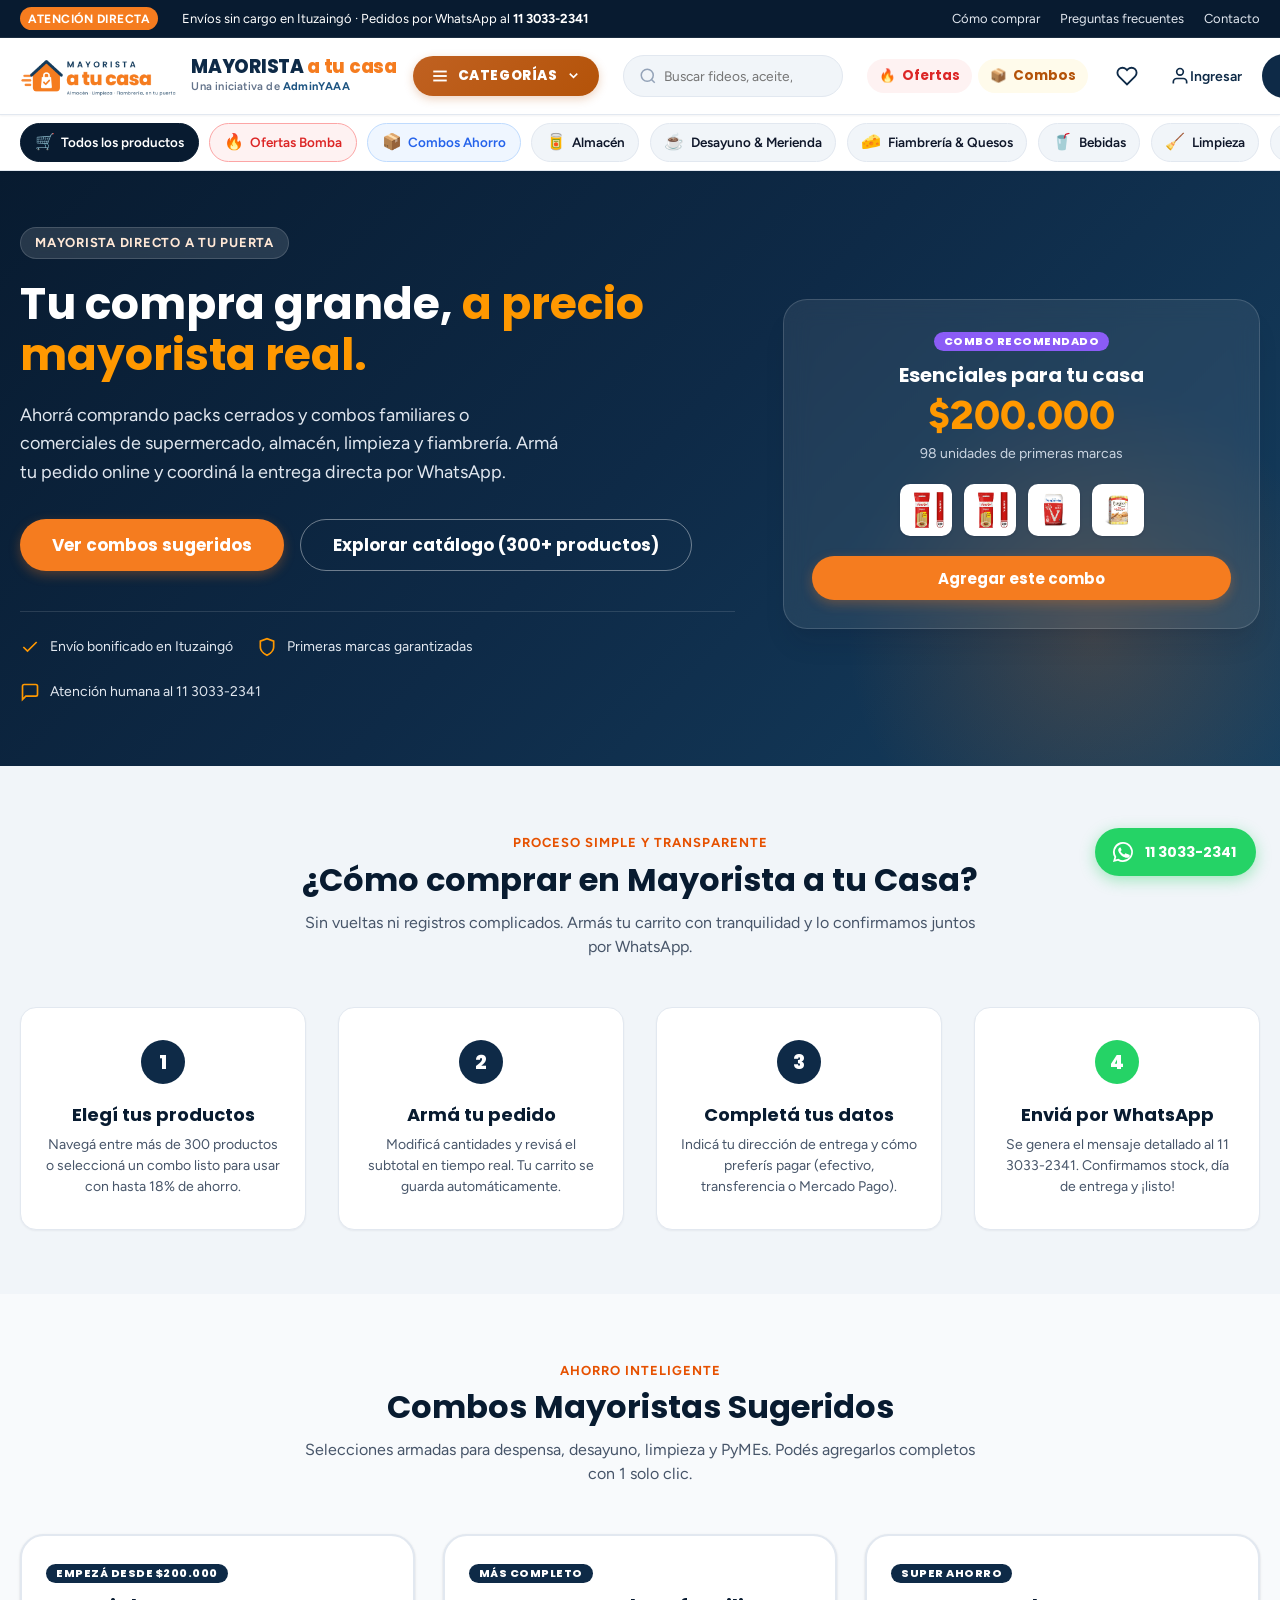
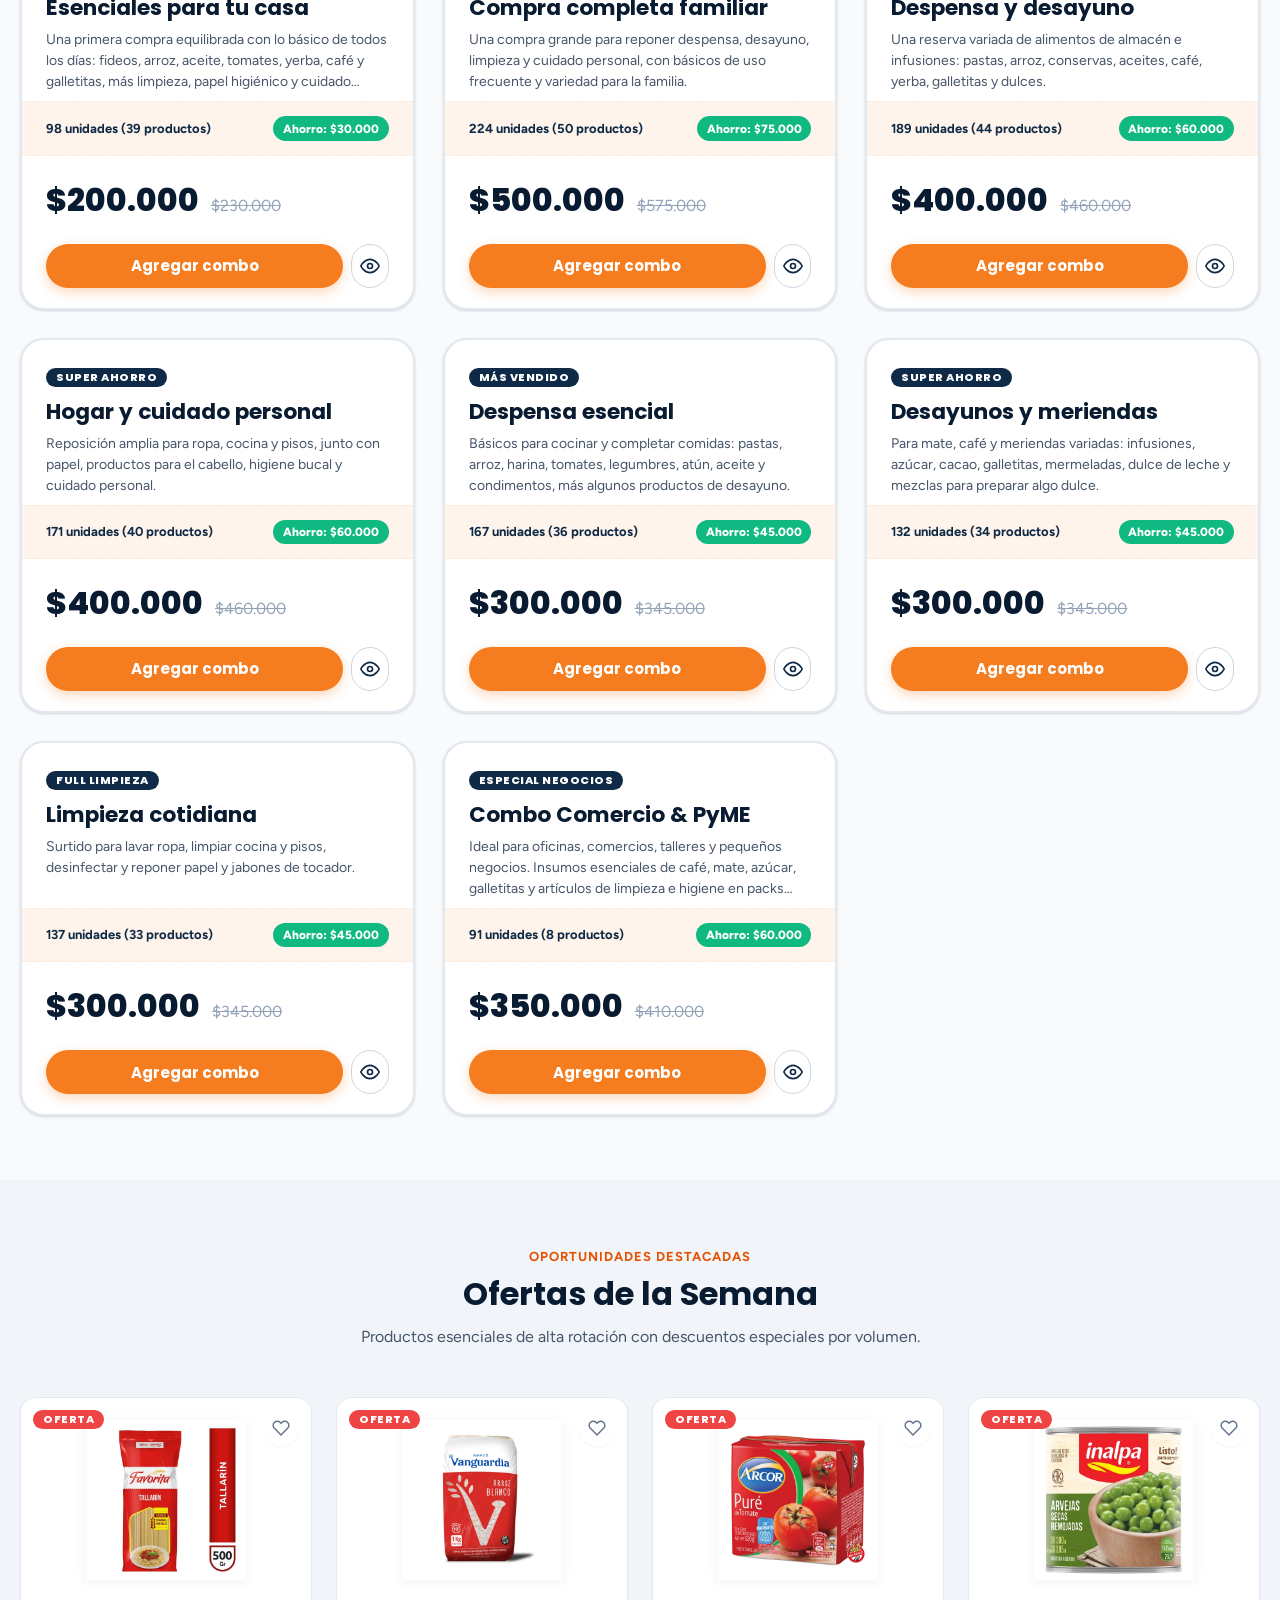
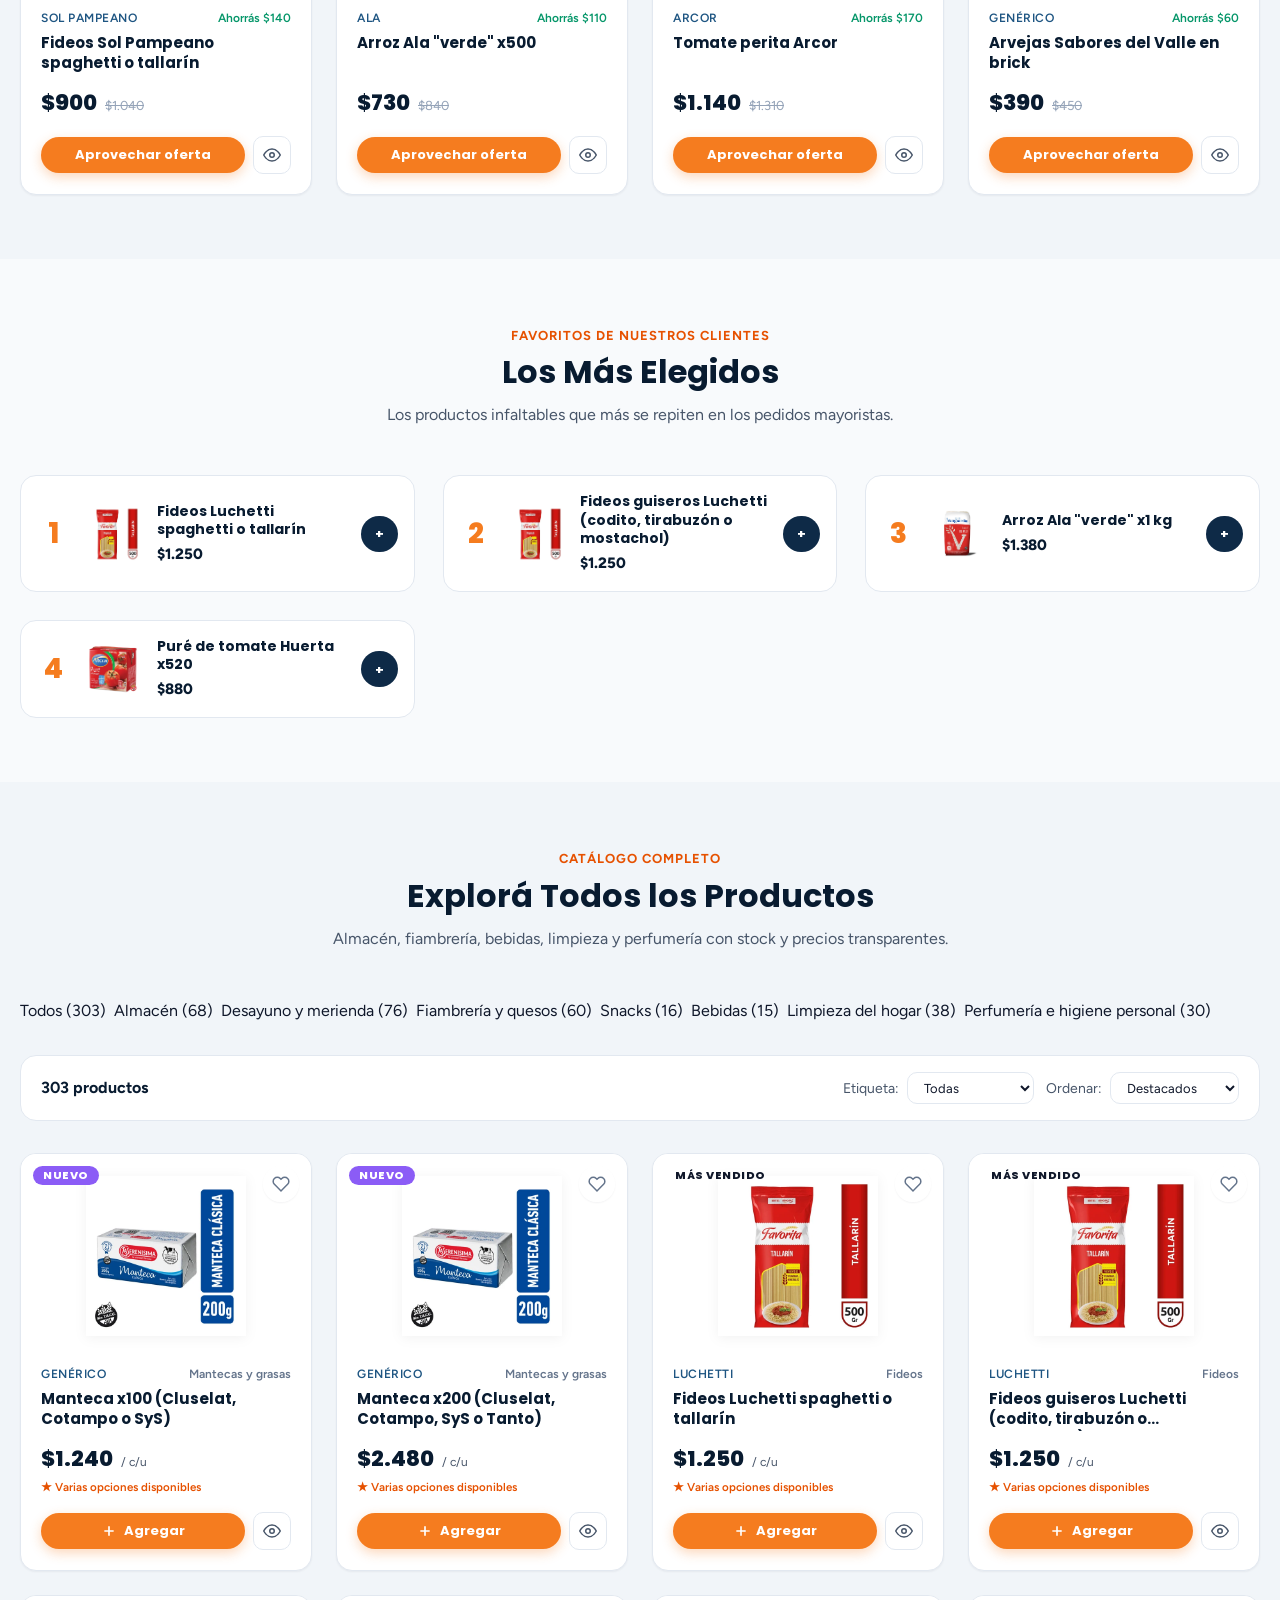
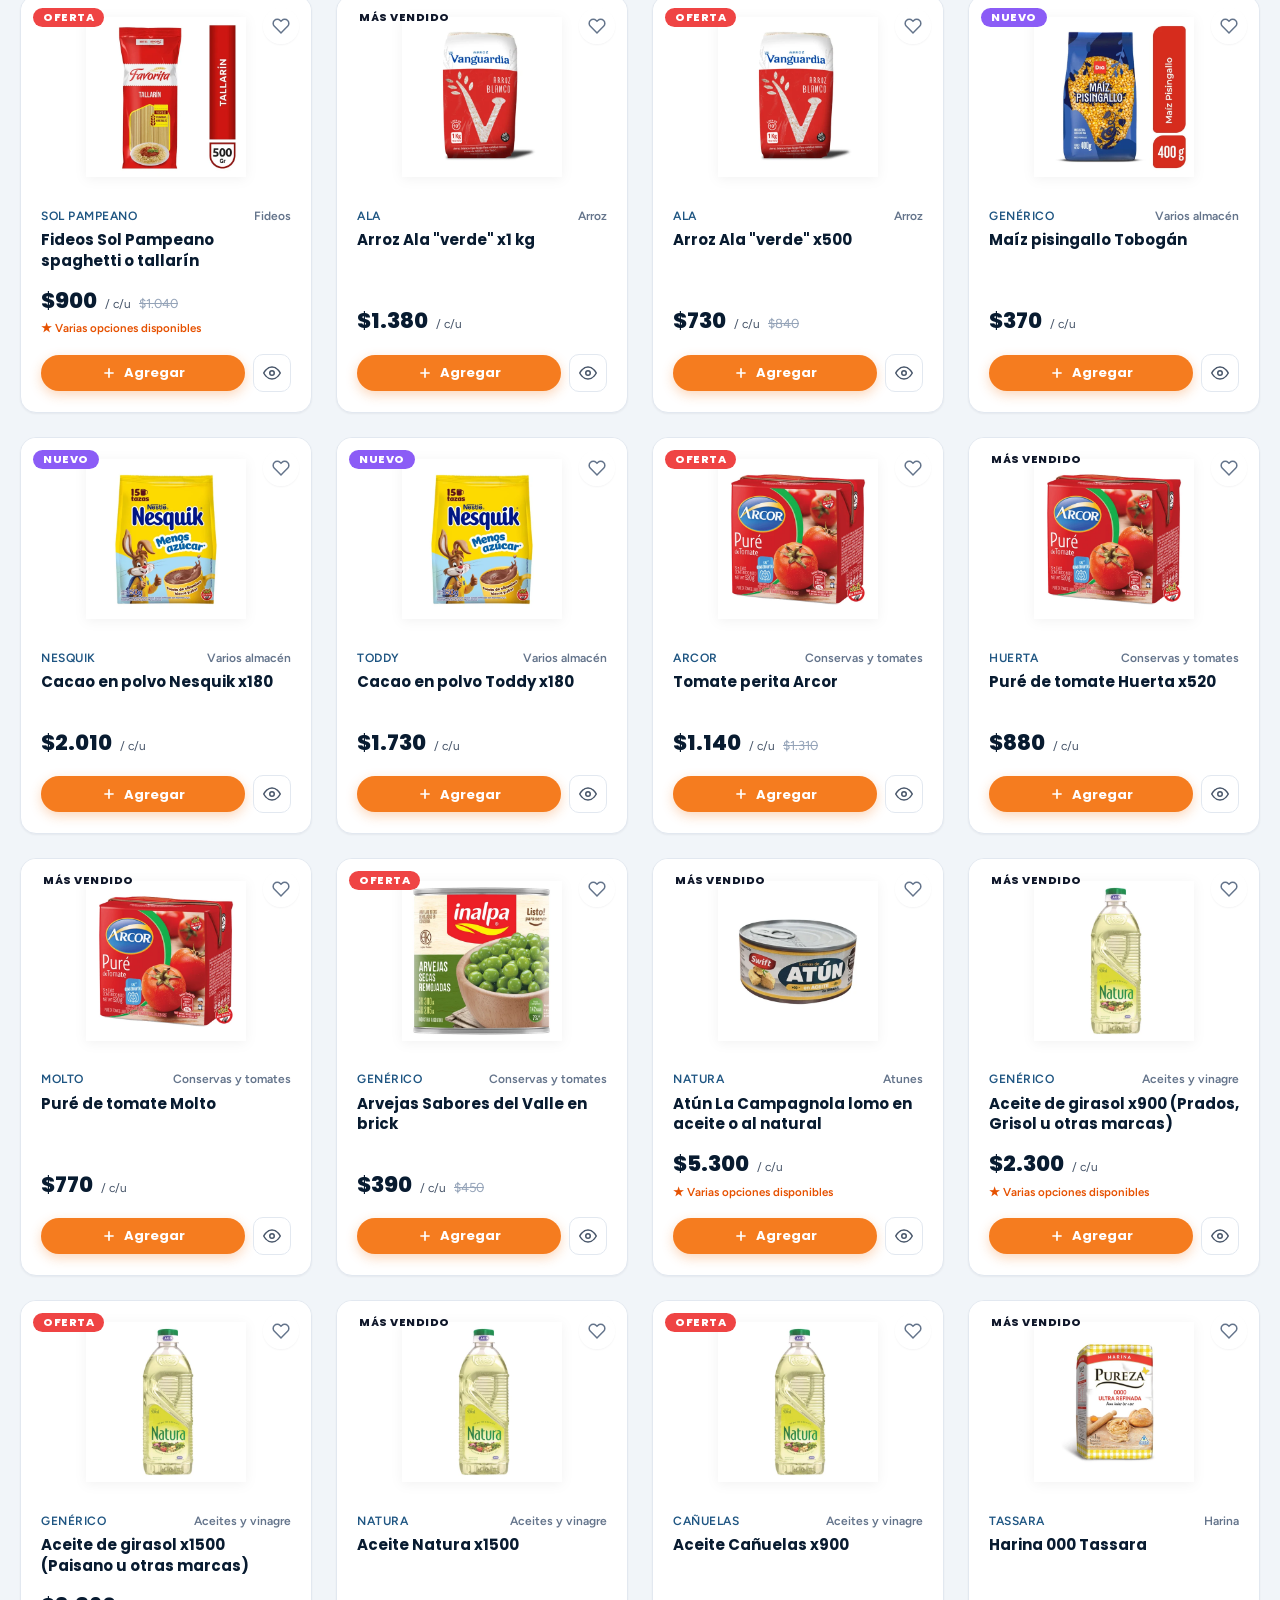
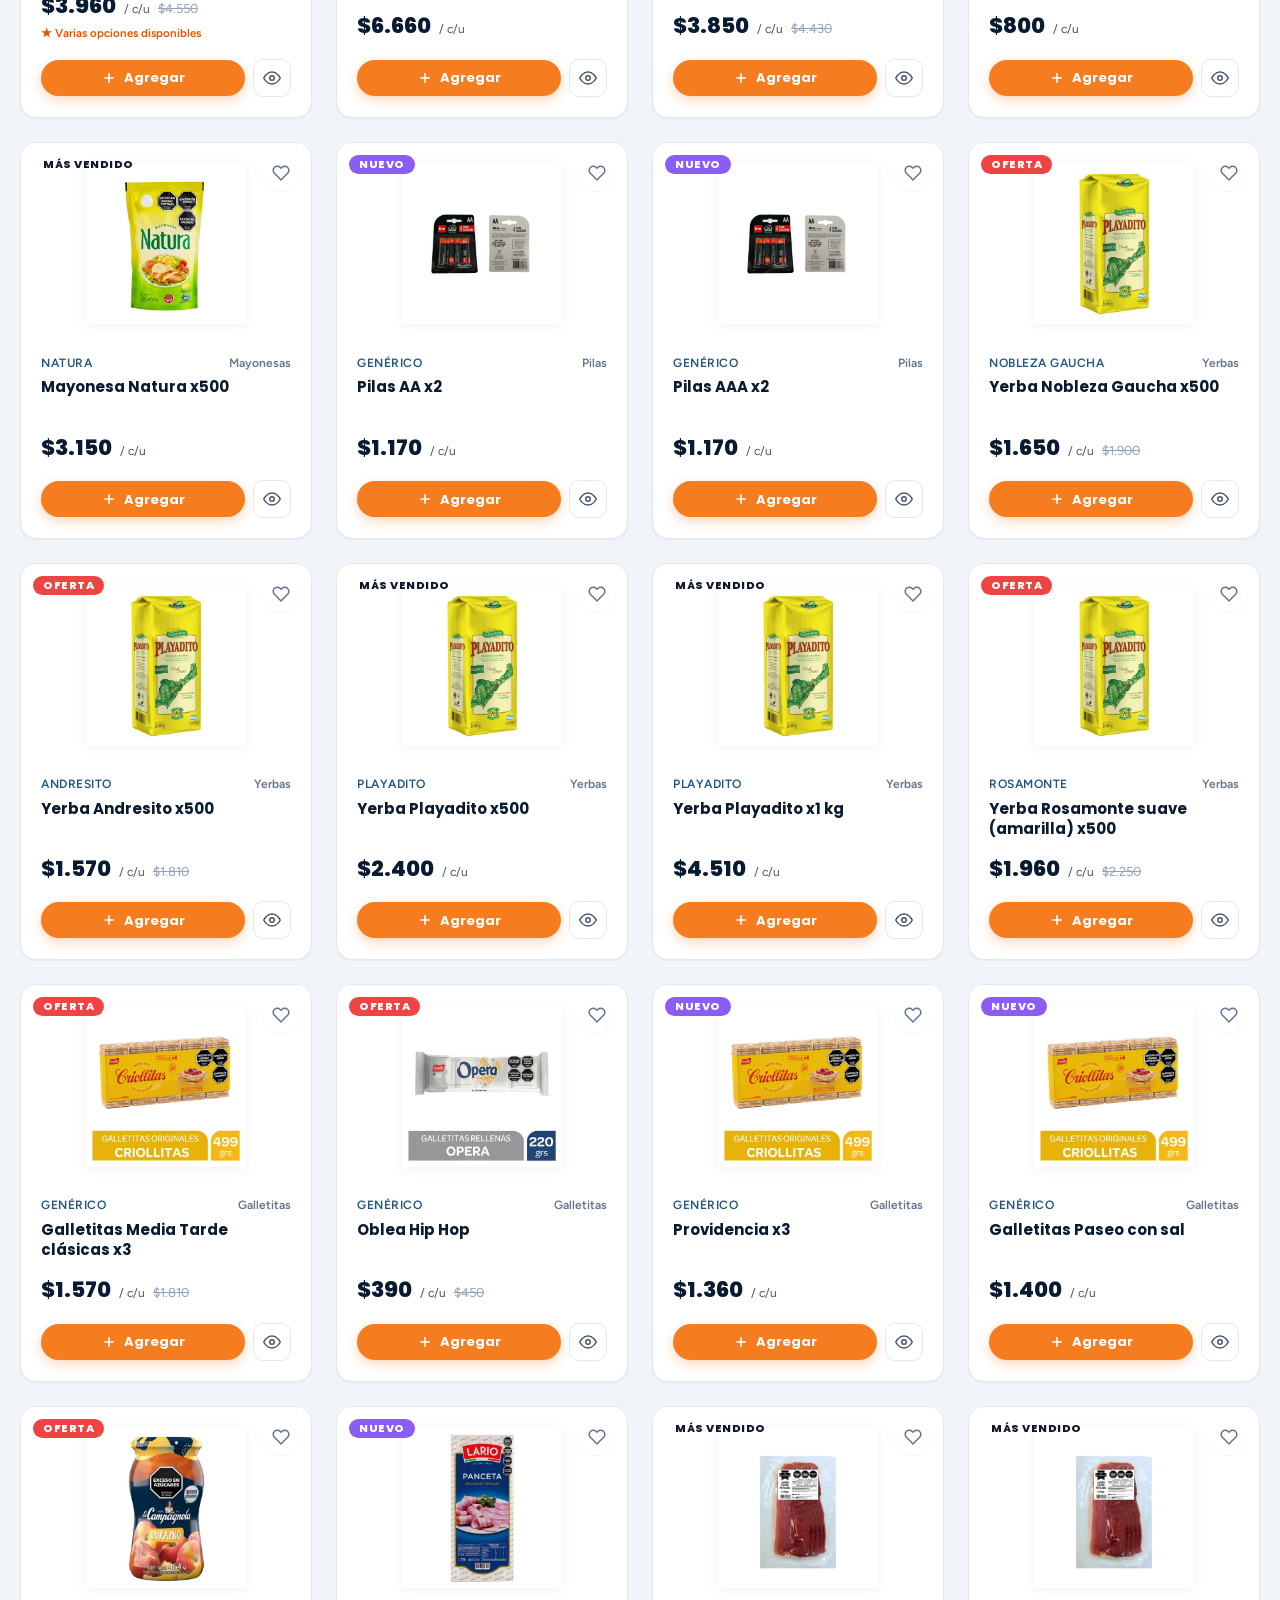
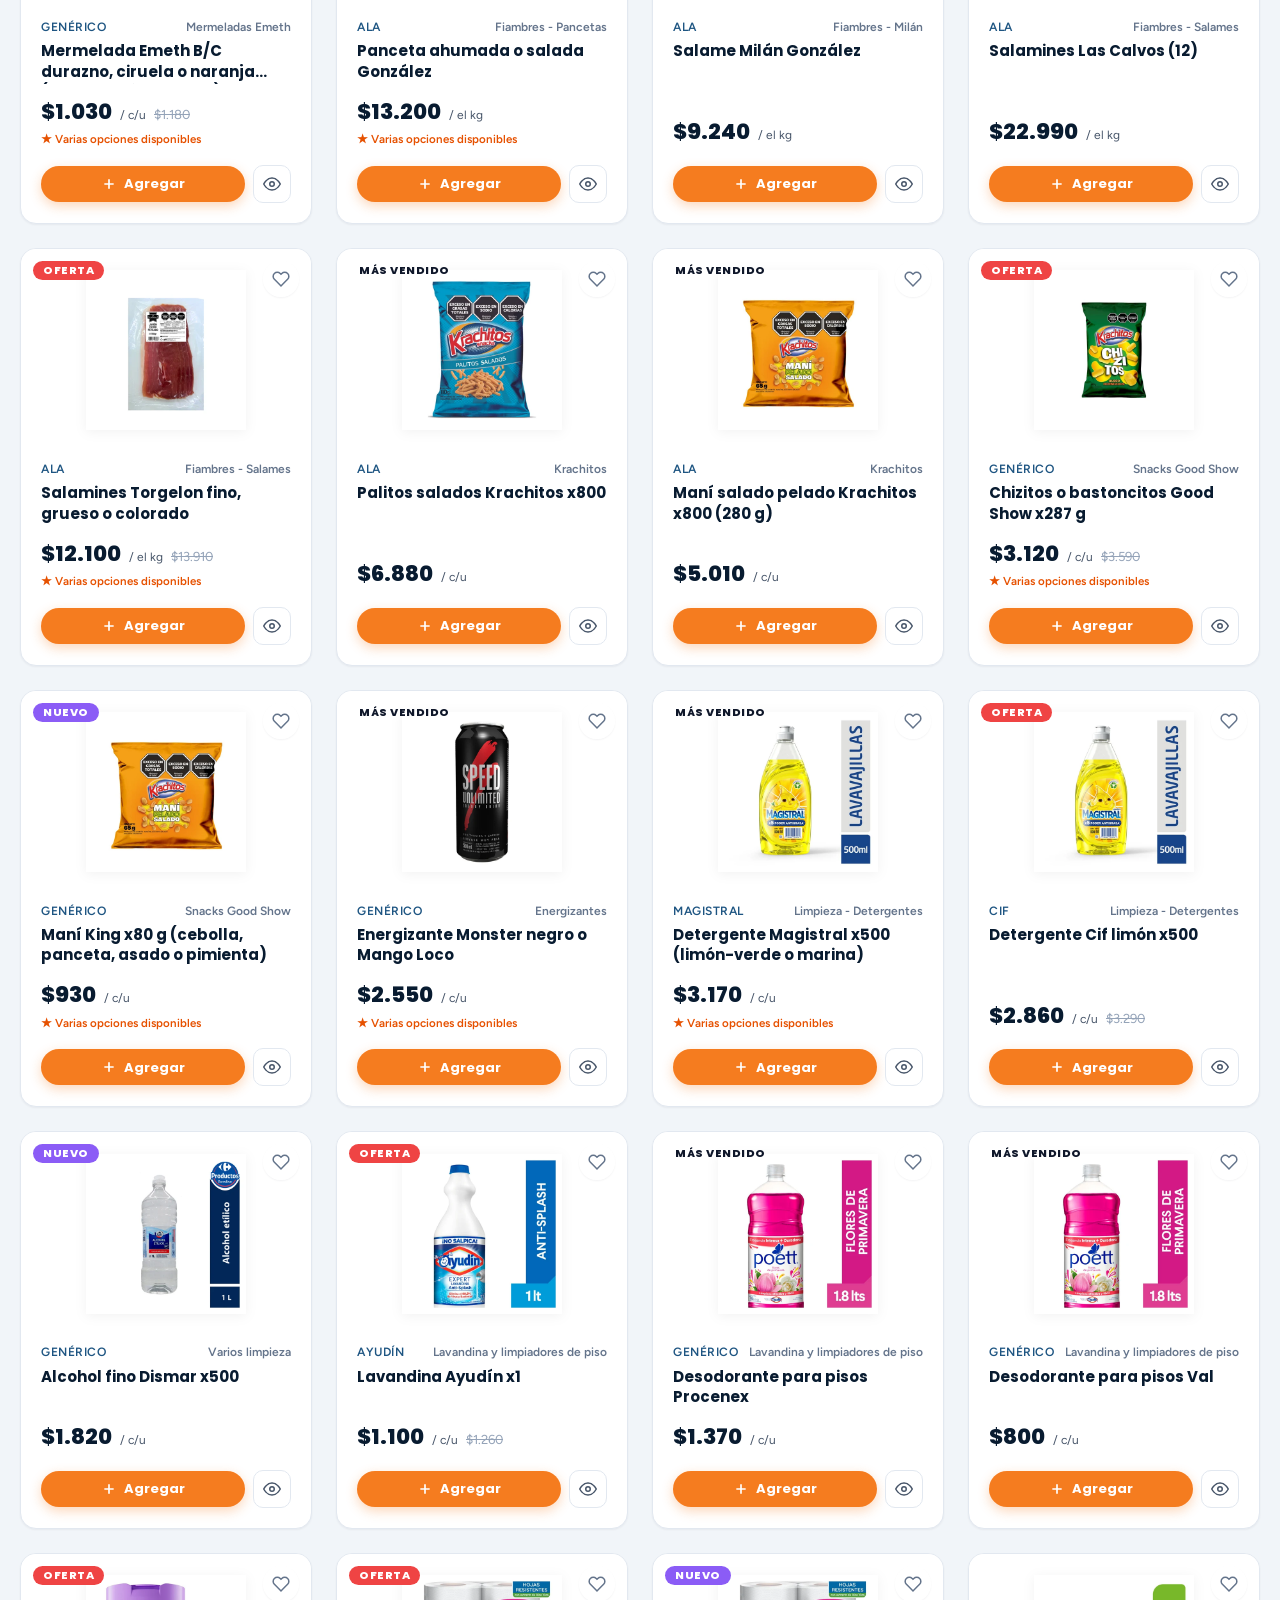
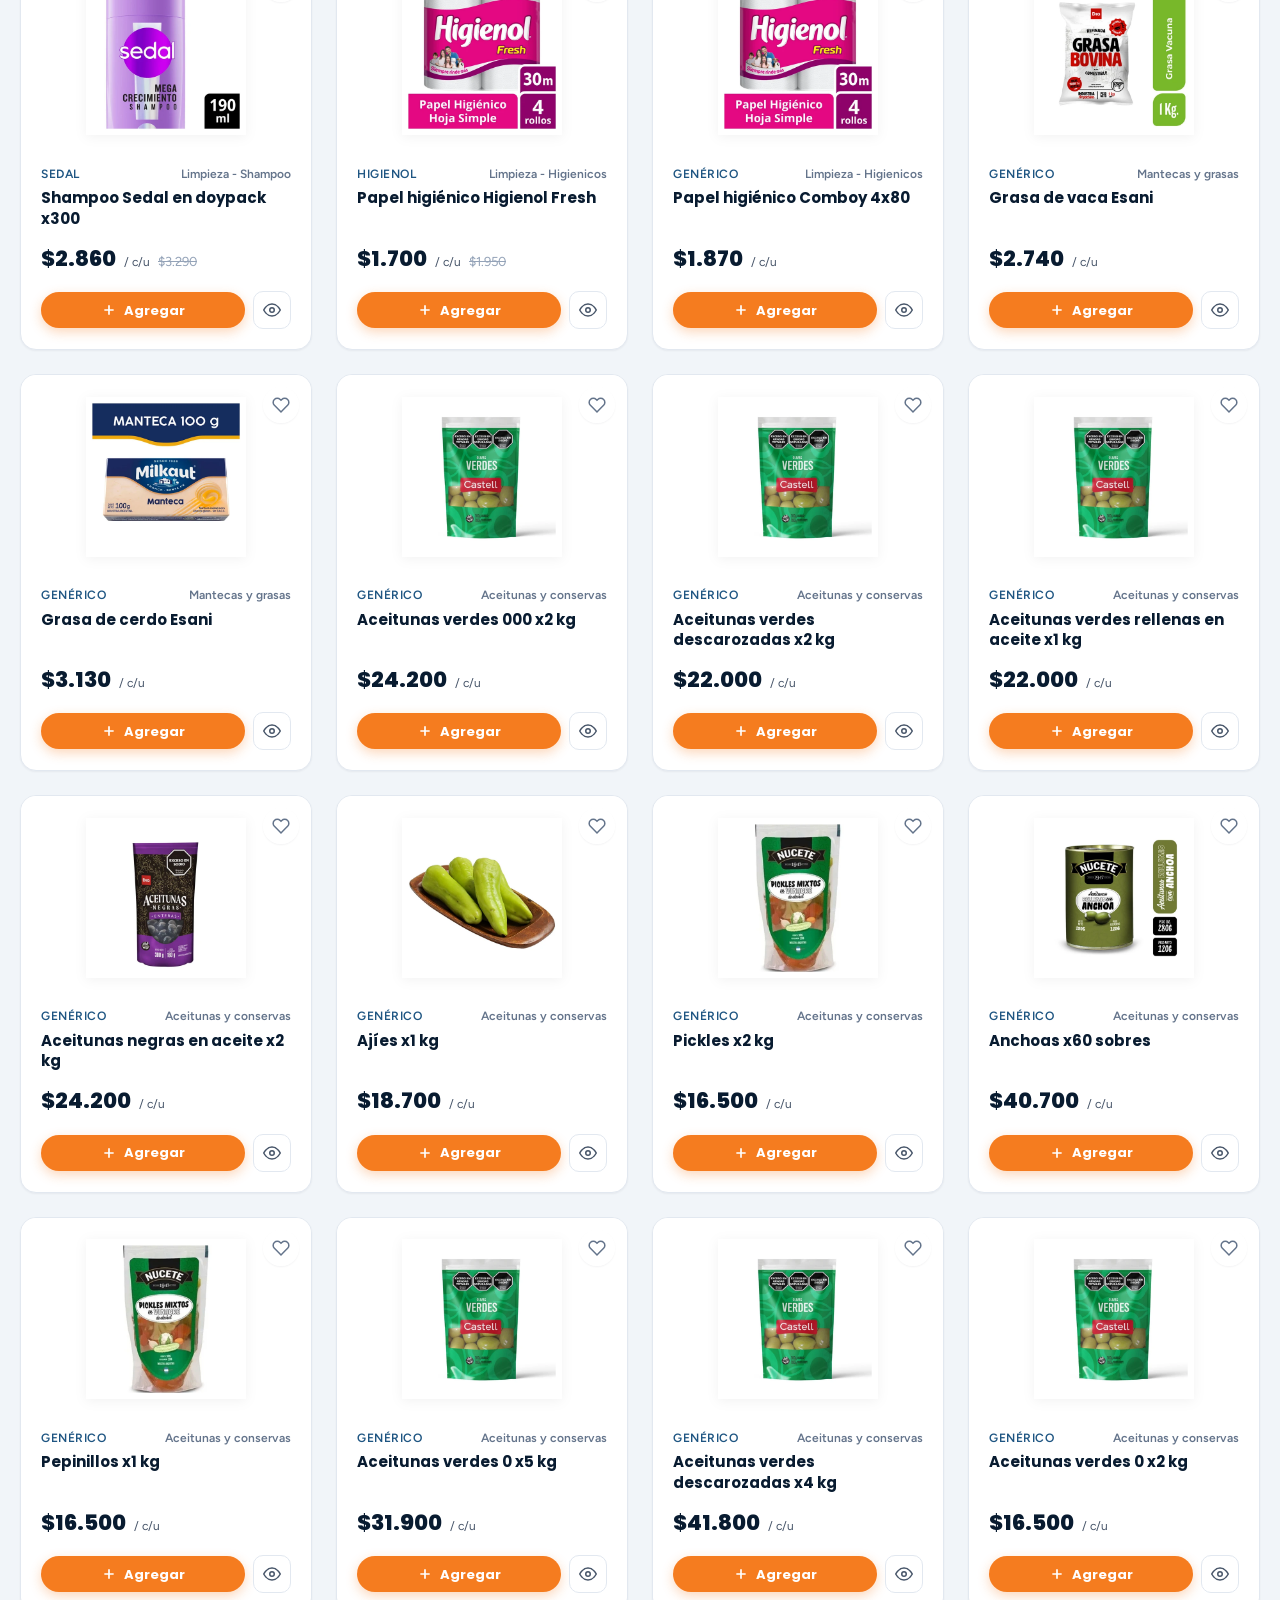
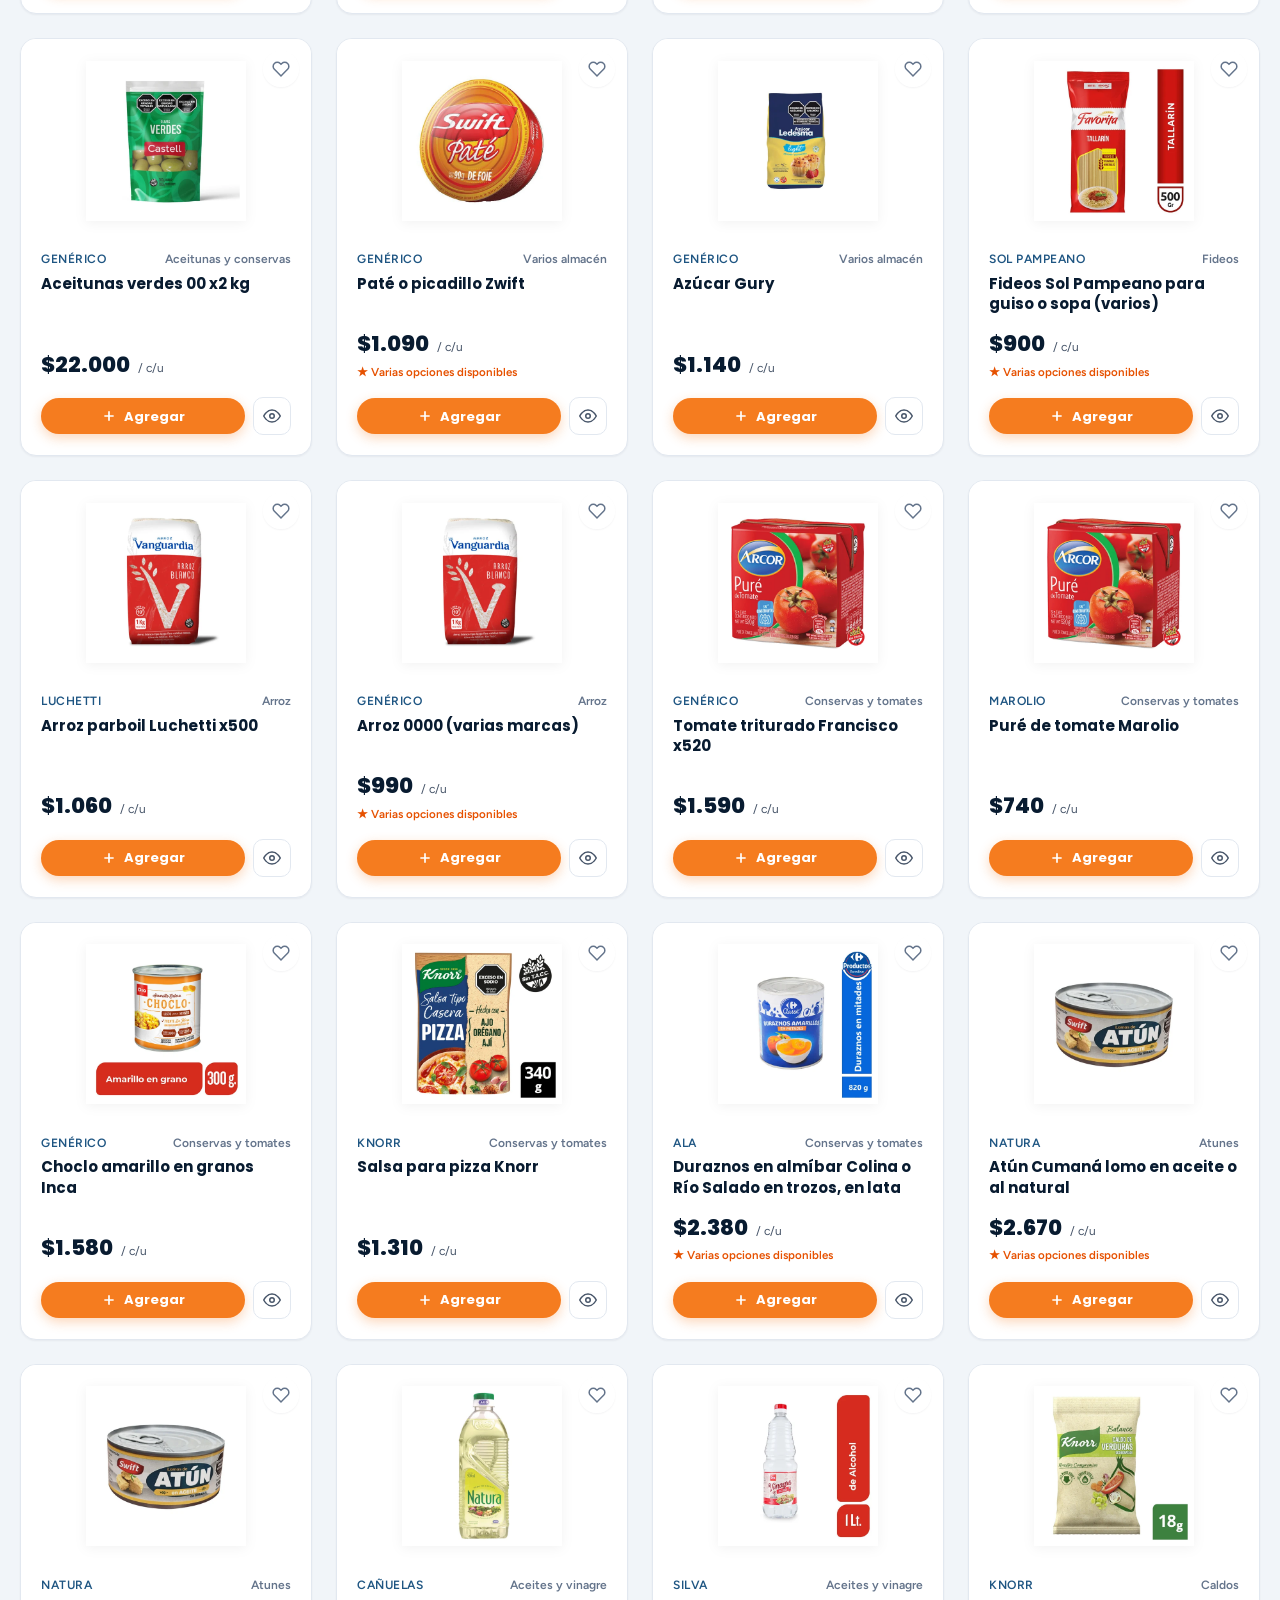
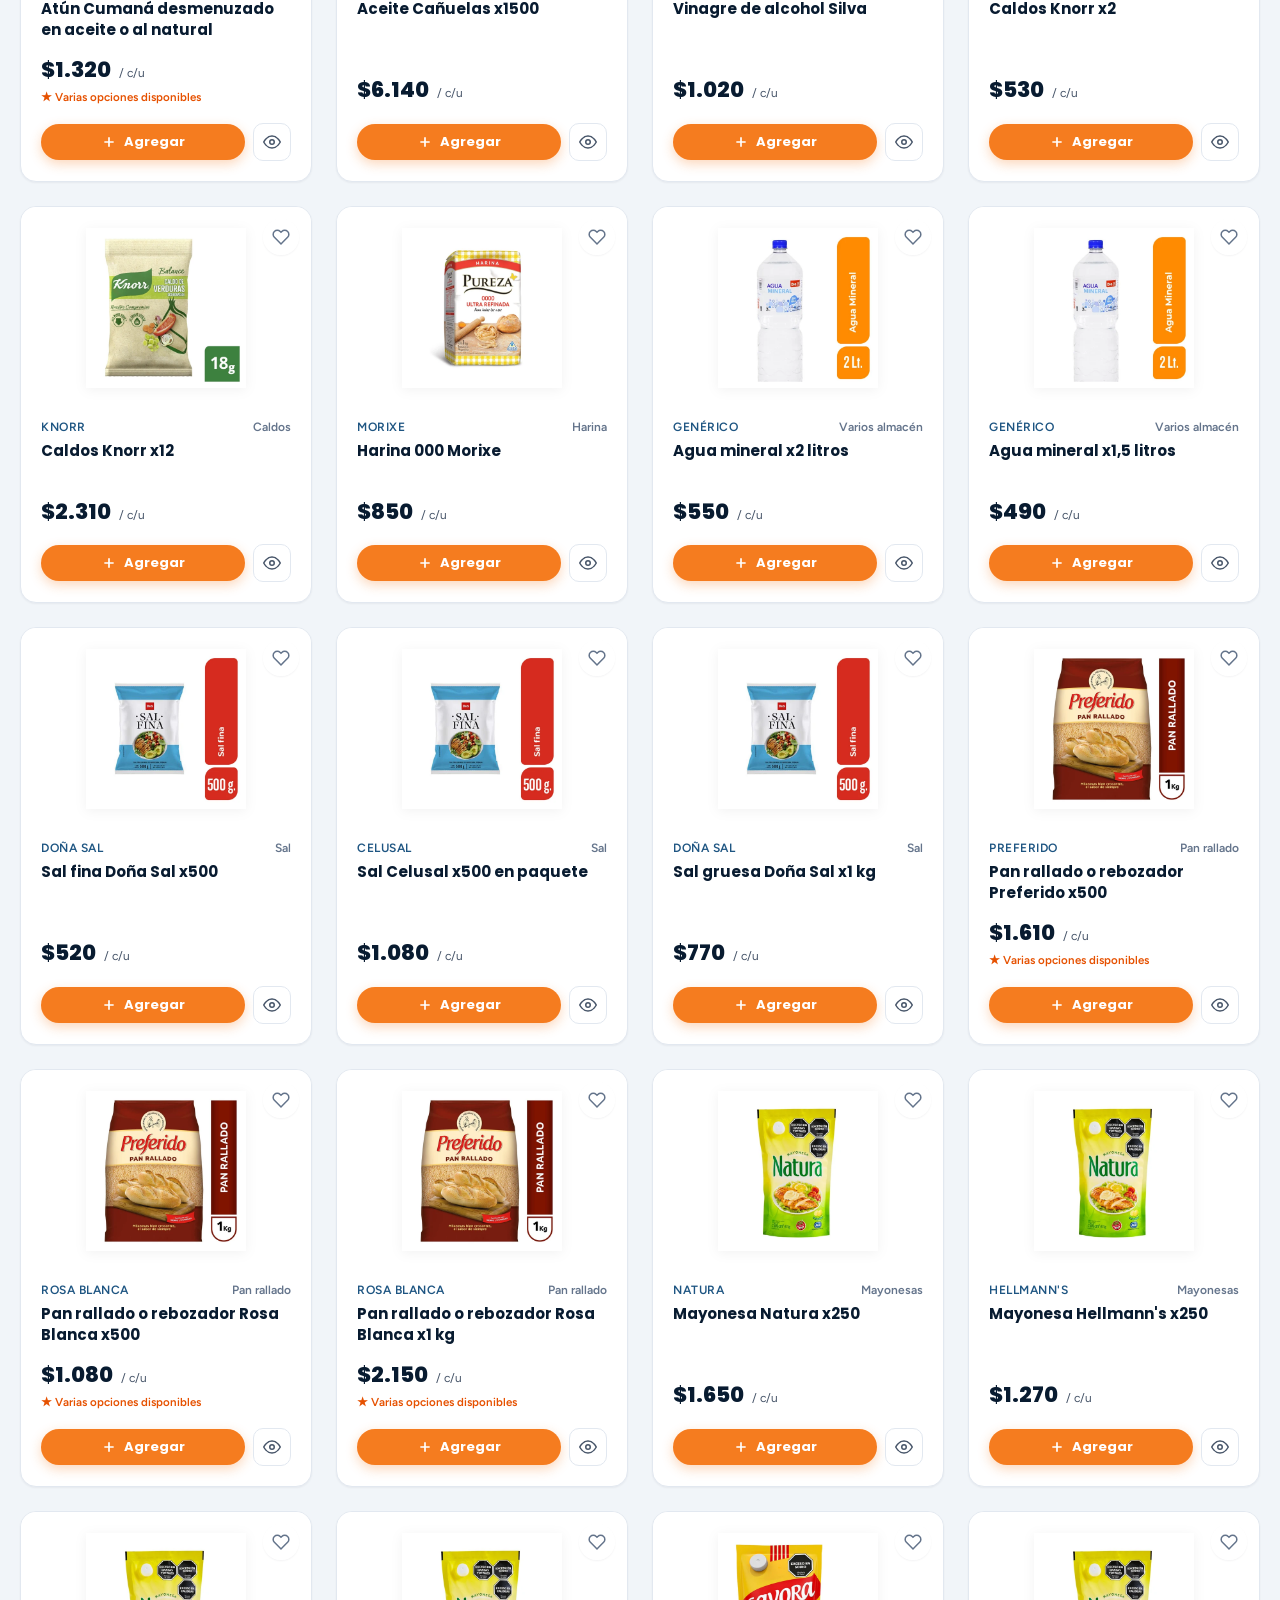
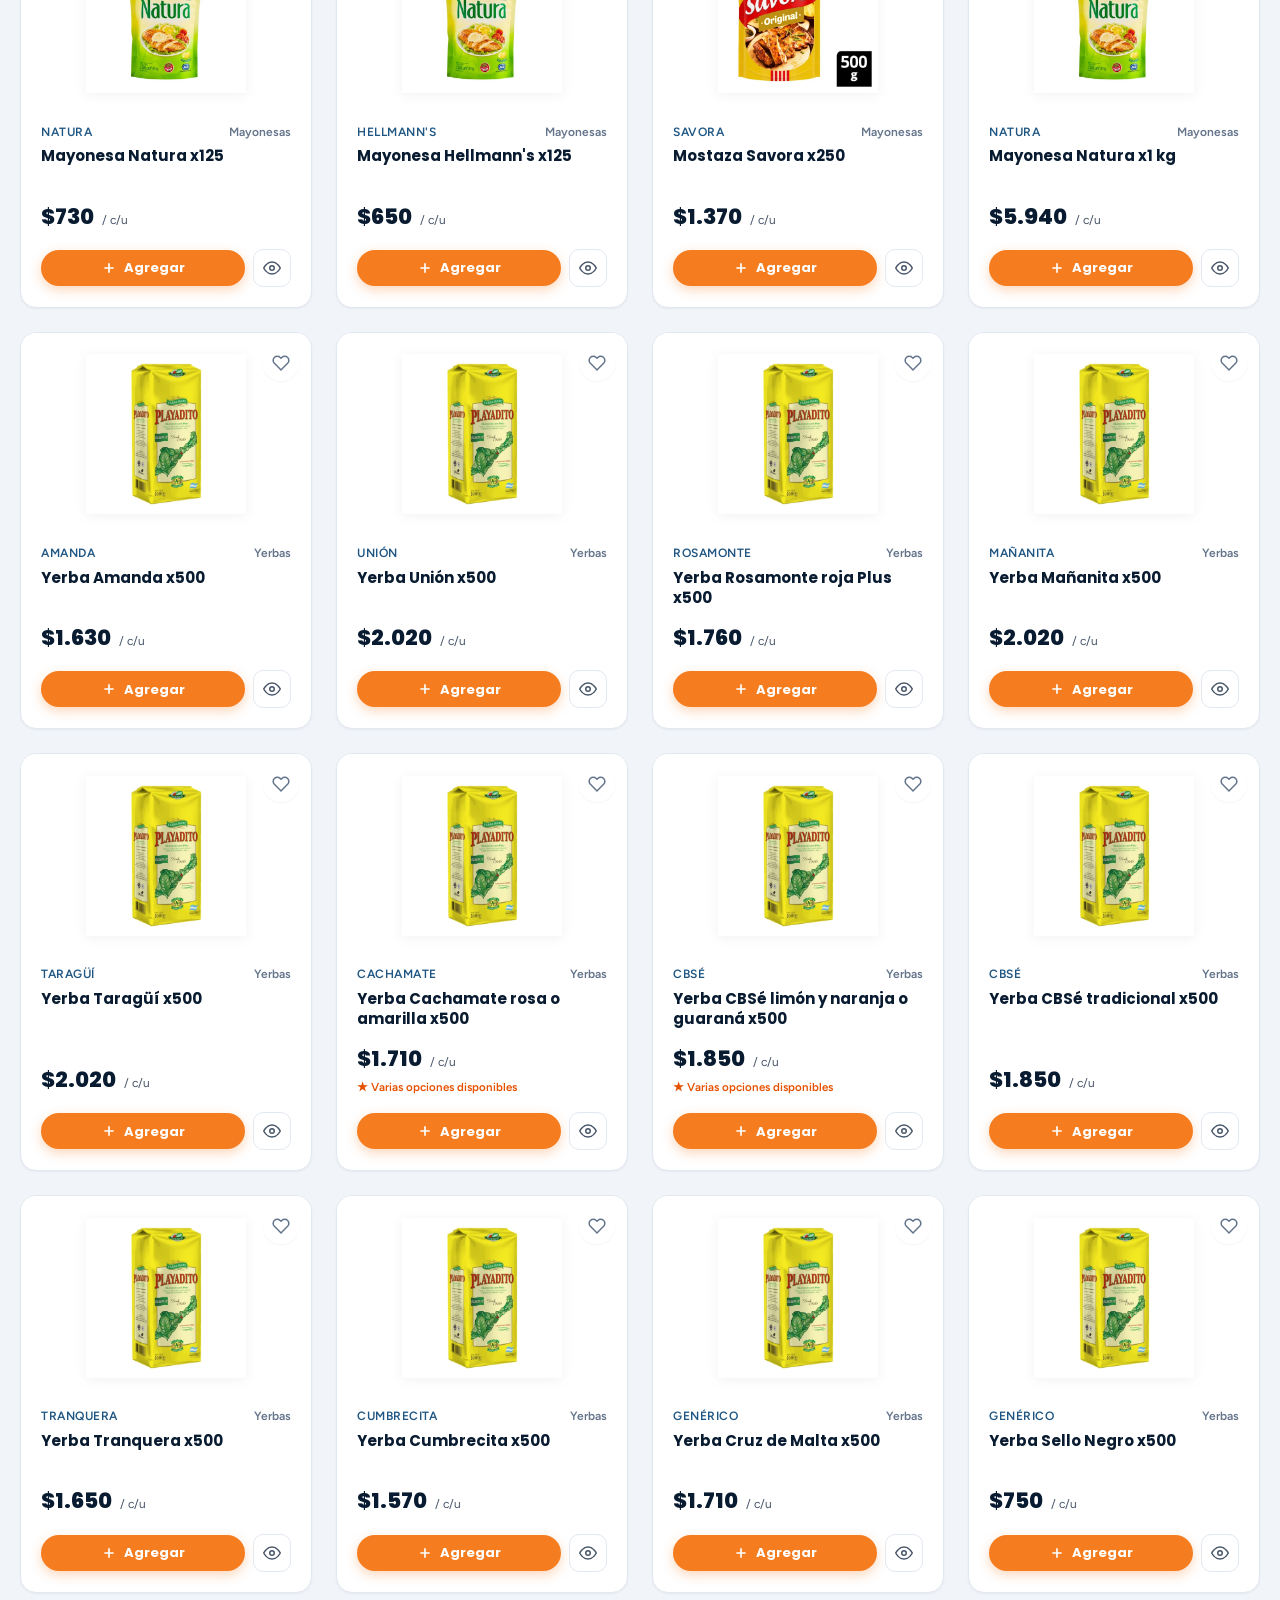
<file: index.html>
<!DOCTYPE html>
<html lang="es-AR">
<head>
  <meta charset="utf-8">
  <meta name="viewport" content="width=device-width, initial-scale=1, viewport-fit=cover">
  <title>Mayorista a tu Casa | Tu Compra Grande en tu Puerta — AdminYAAA</title>
  
  <!-- SEO y Meta Tags -->
  <meta name="description" content="Venta mayorista de supermercado, almacén, limpieza, bebidas y cuidado personal en tu casa o comercio. Armá tu compra online y confirmá directo por WhatsApp. Una iniciativa de AdminYAAA.">
  <meta name="keywords" content="mayorista a domicilio, compras mayoristas, mayorista buenos aires, productos mayoristas Ituzaingó, distribuidora de almacén, combos mayoristas">
  <meta name="author" content="AdminYAAA">
  <meta name="robots" content="index, follow">
  
  <!-- Open Graph / Redes Sociales -->
  <meta property="og:type" content="website">
  <meta property="og:title" content="Mayorista a tu Casa | Una iniciativa de AdminYAAA">
  <meta property="og:description" content="Precios mayoristas directos a tu puerta. Combos de despensa, limpieza y almacén con envío sin cargo en Ituzaingó.">
  <meta property="og:image" content="img/logo.png">
  <meta property="og:locale" content="es_AR">

  <!-- Favicon -->
  <link rel="icon" type="image/png" href="img/logo.png">

  <!-- Tipografías de Google (Poppins & Figtree) -->
  <link rel="preconnect" href="https://fonts.googleapis.com">
  <link rel="preconnect" href="https://fonts.gstatic.com" crossorigin>
  <link rel="stylesheet" href="https://fonts.googleapis.com/css2?family=Figtree:wght@400;500;600;700&family=Poppins:wght@500;600;700;800&display=swap">

  <!-- Estilos del Sistema de Diseño -->
  <link rel="stylesheet" href="css/variables.css">
  <link rel="stylesheet" href="css/base.css">
  <link rel="stylesheet" href="css/components.css">
  <link rel="stylesheet" href="css/layout.css">
  <link rel="stylesheet" href="css/responsive.css">

  <!-- Schema.org Datos Estructurados -->
  <script type="application/ld+json">
  {
    "@context": "https://schema.org",
    "@type": "WholesaleStore",
    "name": "Mayorista a tu Casa",
    "description": "Venta mayorista de alimentos, bebidas, limpieza e higiene personal con entrega a domicilio y atención personalizada por WhatsApp.",
    "parentOrganization": {
      "@type": "Organization",
      "name": "AdminYAAA"
    },
    "telephone": "+5491130332341",
    "priceRange": "$$",
    "address": {
      "@type": "PostalAddress",
      "addressLocality": "Ituzaingó",
      "addressRegion": "Buenos Aires",
      "addressCountry": "AR"
    }
  }
  </script>
</head>
<body>

  <!-- Accesibilidad: Saltar al contenido -->
  <a href="#catalogo" class="skip-link">Saltar al catálogo de productos</a>

  <!-- ============================================================
       TOPBAR DE BENEFICIOS
       ============================================================ -->
  <aside class="topbar" aria-label="Beneficios de entrega">
    <div class="container topbar-content" id="topbar-info">
      <!-- Se inyecta dinámicamente con config.js -->
    </div>
  </aside>

  <!-- ============================================================
       HEADER PRINCIPAL
       ============================================================ -->
  <header class="header" id="header" role="banner">
    <div class="container header-container">
      
      <!-- Brand Logo & Iniciativa -->
      <a href="#inicio" class="brand" aria-label="Mayorista a tu Casa, ir a la página de inicio">
        <img src="img/logo.png" alt="Mayorista a tu Casa Logo" class="brand-logo-img">
        <div class="brand-texts">
          <span class="brand-name">MAYORISTA <span>a tu casa</span></span>
          <span class="brand-tagline brand-sub-initiative">Una iniciativa de <strong>AdminYAAA</strong></span>
        </div>
      </a>

      <!-- Botón Desplegable de CATEGORÍAS (Mega Menú - Estilo Club de Beneficios) -->
      <div class="header-categories-trigger-wrap">
        <button type="button" class="btn-mega-categories" id="btn-mega-categories" aria-expanded="false" aria-controls="header-mega-menu" aria-label="Abrir menú de categorías mayoristas">
          <svg class="icon-menu-bars" viewBox="0 0 24 24" width="18" height="18" fill="none" stroke="currentColor" stroke-width="2.5"><line x1="3" y1="12" x2="21" y2="12"/><line x1="3" y1="6" x2="21" y2="6"/><line x1="3" y1="18" x2="21" y2="18"/></svg>
          <svg class="icon-menu-close" viewBox="0 0 24 24" width="18" height="18" fill="none" stroke="currentColor" stroke-width="2.5" style="display:none"><line x1="18" y1="6" x2="6" y2="18"/><line x1="6" y1="6" x2="18" y2="18"/></svg>
          <span>CATEGORÍAS</span>
          <svg class="icon-chevron" viewBox="0 0 24 24" width="15" height="15" fill="none" stroke="currentColor" stroke-width="2.5"><polyline points="6 9 12 15 18 9"/></svg>
        </button>

        <!-- Mega Menú Desplegable de 2 Columnas (Estilo Club de Beneficios) -->
        <div class="mega-menu-dropdown" id="header-mega-menu" role="dialog" aria-label="Categorías mayoristas" aria-hidden="true">
          <div class="mega-menu-arrow"></div>
          <div class="mega-menu-inner">
            <!-- Columna Izquierda: Departamentos Principales -->
            <div class="mega-menu-sidebar" id="mega-menu-sidebar"></div>

            <!-- Columna Derecha: Subcategorías Dinámicas -->
            <div class="mega-menu-content" id="mega-menu-content"></div>
          </div>
        </div>
      </div>

      <!-- Barra de Búsqueda Rápida en Header (Espaciosa, Centrada y Libre de Colisiones) -->
      <div class="header-search">
        <div class="search-input-wrap">
          <svg class="search-icon" viewBox="0 0 24 24" width="18" height="18" fill="none" stroke="currentColor" stroke-width="2"><circle cx="11" cy="11" r="8"/><path d="M21 21l-4.35-4.35"/></svg>
          <input type="search" id="catalog-search-input" class="header-search-input" placeholder="Buscar fideos, aceite, jabón, lavandina..." aria-label="Buscar en el catálogo mayorista">
          <button type="button" class="search-clear-btn" id="search-clear-btn" aria-label="Limpiar búsqueda">&times;</button>
        </div>
      </div>

      <!-- Accesos Directos Opcionales en Header (Ofertas y Combos) -->
      <nav class="nav-desktop-shortcuts" aria-label="Accesos rápidos destacados">
        <a href="#ofertas" class="nav-shortcut-link nav-shortcut-link--promo">
          <span>🔥</span>
          <span>Ofertas</span>
        </a>
        <a href="#combos" class="nav-shortcut-link nav-shortcut-link--combo">
          <span>📦</span>
          <span>Combos</span>
        </a>
        <a href="admin/" class="nav-shortcut-link" id="nav-header-admin-link" style="color:var(--color-primary-600);font-weight:700;display:none;align-items:center;gap:0.35rem" title="Panel de Gestión Mayorista">
          <svg viewBox="0 0 24 24" width="16" height="16" fill="none" stroke="currentColor" stroke-width="2"><path d="M12 20h9"/><path d="M16.5 3.5a2.121 2.121 0 0 1 3 3L7 19l-4 1 1-4L16.5 3.5z"/></svg>
          Admin
        </a>
      </nav>

      <!-- Acciones de Usuario -->
      <div class="header-actions">
        <!-- Favoritos -->
        <button type="button" class="action-btn action-btn--fav" id="header-btn-fav" aria-label="Ver productos favoritos">
          <svg viewBox="0 0 24 24" width="22" height="22" fill="none" stroke="currentColor" stroke-width="2"><path d="M20.84 4.61a5.5 5.5 0 0 0-7.78 0L12 5.67l-1.06-1.06a5.5 5.5 0 0 0-7.78 7.78l1.06 1.06L12 21.23l7.78-7.78 1.06-1.06a5.5 5.5 0 0 0 0-7.78z"/></svg>
          <span class="action-badge fav-count-badge" style="display:none">0</span>
        </button>

        <!-- Mi Cuenta -->
        <button type="button" class="action-btn action-btn--account" id="header-btn-account" aria-label="Acceder a mi cuenta o perfil">
          <svg viewBox="0 0 24 24" width="22" height="22" fill="none" stroke="currentColor" stroke-width="2"><path d="M20 21v-2a4 4 0 0 0-4-4H8a4 4 0 0 0-4 4v2"/><circle cx="12" cy="7" r="4"/></svg>
          <span>Ingresar</span>
        </button>

        <!-- Carrito de Pedido -->
        <button type="button" class="action-btn action-btn--cart" data-open-drawer="cart-drawer" aria-label="Abrir carrito de compras">
          <svg viewBox="0 0 24 24" width="20" height="20" fill="none" stroke="currentColor" stroke-width="2"><circle cx="9" cy="21" r="1"/><circle cx="20" cy="21" r="1"/><path d="M1 1h4l2.68 13.39a2 2 0 0 0 2 1.61h9.72a2 2 0 0 0 2-1.61L23 6H6"/></svg>
          <span>Tu pedido</span>
          <span class="action-badge cart-count-badge" style="display:none">0</span>
        </button>

        <!-- Botón Menú Móvil -->
        <button type="button" class="nav-mobile-toggle" data-open-drawer="mobile-drawer" aria-label="Abrir menú de navegación móvil">
          <svg viewBox="0 0 24 24" width="26" height="26" fill="none" stroke="currentColor" stroke-width="2"><line x1="3" y1="12" x2="21" y2="12"/><line x1="3" y1="6" x2="21" y2="6"/><line x1="3" y1="18" x2="21" y2="18"/></svg>
        </button>
      </div>

    </div>

    <!-- Backdrop del Mega Menú -->
    <div class="mega-menu-backdrop" id="mega-menu-backdrop"></div>
  </header>

  <!-- ============================================================
       BARRA DE DEPARTAMENTOS RÁPIDOS (Estilo Farmacity / DIA)
       ============================================================ -->
  <nav class="supermarket-dept-bar" aria-label="Departamentos de supermercado">
    <div class="container supermarket-dept-container">
      <button type="button" class="dept-chip is-active" data-section-filter="todos">
        <span class="dept-chip-icon">🛒</span>
        <span>Todos los productos</span>
      </button>
      <a href="#ofertas" class="dept-chip dept-chip--promo">
        <span class="dept-chip-icon">🔥</span>
        <span>Ofertas Bomba</span>
      </a>
      <a href="#combos" class="dept-chip dept-chip--combo">
        <span class="dept-chip-icon">📦</span>
        <span>Combos Ahorro</span>
      </a>
      <button type="button" class="dept-chip" data-section-filter="Almacén">
        <span class="dept-chip-icon">🥫</span>
        <span>Almacén</span>
      </button>
      <button type="button" class="dept-chip" data-section-filter="Desayuno y merienda">
        <span class="dept-chip-icon">☕</span>
        <span>Desayuno & Merienda</span>
      </button>
      <button type="button" class="dept-chip" data-section-filter="Fiambrería y quesos">
        <span class="dept-chip-icon">🧀</span>
        <span>Fiambrería & Quesos</span>
      </button>
      <button type="button" class="dept-chip" data-section-filter="Bebidas">
        <span class="dept-chip-icon">🥤</span>
        <span>Bebidas</span>
      </button>
      <button type="button" class="dept-chip" data-section-filter="Limpieza del hogar">
        <span class="dept-chip-icon">🧹</span>
        <span>Limpieza</span>
      </button>
      <button type="button" class="dept-chip" data-section-filter="Perfumería e higiene personal">
        <span class="dept-chip-icon">🧴</span>
        <span>Perfumería & Higiene</span>
      </button>
      <button type="button" class="dept-chip" data-section-filter="Snacks">
        <span class="dept-chip-icon">🍿</span>
        <span>Snacks</span>
      </button>
    </div>
  </nav>

  <!-- ============================================================
       CONTENIDO PRINCIPAL
       ============================================================ -->
  <main id="inicio" role="main">

    <!-- HERO SECTION COMERCIAL -->
    <section class="hero" aria-labelledby="hero-title">
      <div class="container hero-grid">
        <div class="hero-content">
          <div class="hero-eyebrow">
            <span>Mayorista directo a tu puerta</span>
          </div>
          <h1 class="hero-title" id="hero-title">
            Tu compra grande, <em>a precio mayorista real.</em>
          </h1>
          <p class="hero-lead">
            Ahorrá comprando packs cerrados y combos familiares o comerciales de supermercado, almacén, limpieza y fiambrería. Armá tu pedido online y coordiná la entrega directa por WhatsApp.
          </p>
          <div class="hero-ctas">
            <a href="#combos" class="btn btn--primary btn--lg">Ver combos sugeridos</a>
            <a href="#catalogo" class="btn btn--outline btn--lg" style="color:#FFFFFF;border-color:rgba(255,255,255,0.4)">Explorar catálogo (300+ productos)</a>
          </div>

          <div class="hero-badges-row">
            <div class="hero-badge-item">
              <svg class="hero-badge-icon" viewBox="0 0 24 24" width="20" height="20" fill="none" stroke="currentColor" stroke-width="2"><polyline points="20 6 9 17 4 12"/></svg>
              <span>Envío bonificado en Ituzaingó</span>
            </div>
            <div class="hero-badge-item">
              <svg class="hero-badge-icon" viewBox="0 0 24 24" width="20" height="20" fill="none" stroke="currentColor" stroke-width="2"><path d="M12 22s8-4 8-10V5l-8-3-8 3v7c0 6 8 10 8 10z"/></svg>
              <span>Primeras marcas garantizadas</span>
            </div>
            <div class="hero-badge-item">
              <svg class="hero-badge-icon" viewBox="0 0 24 24" width="20" height="20" fill="none" stroke="currentColor" stroke-width="2"><path d="M21 15a2 2 0 0 1-2 2H7l-4 4V5a2 2 0 0 1 2-2h14a2 2 0 0 1 2 2z"/></svg>
              <span>Atención humana al 11 3033-2341</span>
            </div>
          </div>
        </div>

        <!-- Preview de Combo en Hero -->
        <div class="hero-preview-col" id="hero-combos-preview">
          <!-- Renderizado dinámico -->
        </div>
      </div>
    </section>

    <!-- SECCIÓN CÓMO COMPRAR (4 PASOS) -->
    <section class="section section--tint" id="como-comprar" aria-labelledby="como-title">
      <div class="container">
        <div class="section-header">
          <span class="section-kicker">Proceso simple y transparente</span>
          <h2 class="section-title" id="como-title">¿Cómo comprar en Mayorista a tu Casa?</h2>
          <p class="section-subtitle">Sin vueltas ni registros complicados. Armás tu carrito con tranquilidad y lo confirmamos juntos por WhatsApp.</p>
        </div>

        <div class="steps-grid">
          <div class="step-card">
            <div class="step-number">1</div>
            <h3 class="step-title">Elegí tus productos</h3>
            <p class="step-desc">Navegá entre más de 300 productos o seleccioná un combo listo para usar con hasta 18% de ahorro.</p>
          </div>

          <div class="step-card">
            <div class="step-number">2</div>
            <h3 class="step-title">Armá tu pedido</h3>
            <p class="step-desc">Modificá cantidades y revisá el subtotal en tiempo real. Tu carrito se guarda automáticamente.</p>
          </div>

          <div class="step-card">
            <div class="step-number">3</div>
            <h3 class="step-title">Completá tus datos</h3>
            <p class="step-desc">Indicá tu dirección de entrega y cómo preferís pagar (efectivo, transferencia o Mercado Pago).</p>
          </div>

          <div class="step-card">
            <div class="step-number">4</div>
            <h3 class="step-title">Enviá por WhatsApp</h3>
            <p class="step-desc">Se genera el mensaje detallado al 11 3033-2341. Confirmamos stock, día de entrega y ¡listo!</p>
          </div>
        </div>
      </div>
    </section>

    <!-- SECCIÓN COMBOS DESTACADOS -->
    <section class="section" id="combos" aria-labelledby="combos-title">
      <div class="container">
        <div class="section-header">
          <span class="section-kicker">Ahorro Inteligente</span>
          <h2 class="section-title" id="combos-title">Combos Mayoristas Sugeridos</h2>
          <p class="section-subtitle">Selecciones armadas para despensa, desayuno, limpieza y PyMEs. Podés agregarlos completos con 1 solo clic.</p>
        </div>

        <div class="combos-grid" id="combos-grid">
          <!-- Renderizado dinámicamente con combos.js -->
        </div>
      </div>
    </section>

    <!-- SECCIÓN OFERTAS DE LA SEMANA -->
    <section class="section section--tint" id="ofertas" aria-labelledby="ofertas-title">
      <div class="container">
        <div class="section-header">
          <span class="section-kicker">Oportunidades destacadas</span>
          <h2 class="section-title" id="ofertas-title">Ofertas de la Semana</h2>
          <p class="section-subtitle">Productos esenciales de alta rotación con descuentos especiales por volumen.</p>
        </div>

        <div class="products-grid" id="offers-grid">
          <!-- Renderizado dinámicamente -->
        </div>
      </div>
    </section>

    <!-- SECCIÓN LOS MÁS ELEGIDOS (RANKING 1, 2, 3, 4) -->
    <section class="section" id="mas-vendidos" aria-labelledby="mas-vendidos-title">
      <div class="container">
        <div class="section-header">
          <span class="section-kicker">Favoritos de nuestros clientes</span>
          <h2 class="section-title" id="mas-vendidos-title">Los Más Elegidos</h2>
          <p class="section-subtitle">Los productos infaltables que más se repiten en los pedidos mayoristas.</p>
        </div>

        <div class="combos-grid" id="top-sellers-grid">
          <!-- Renderizado dinámicamente -->
        </div>
      </div>
    </section>

    <!-- SECCIÓN CATÁLOGO COMPLETO Y FILTROS -->
    <section class="section section--tint" id="catalogo" aria-labelledby="catalogo-title">
      <div class="container">
        <div class="section-header">
          <span class="section-kicker">Catálogo Completo</span>
          <h2 class="section-title" id="catalogo-title">Explorá Todos los Productos</h2>
          <p class="section-subtitle">Almacén, fiambrería, bebidas, limpieza y perfumería con stock y precios transparentes.</p>
        </div>

        <!-- Filtros por sección / categoría -->
        <div style="margin-bottom:1.5rem;overflow-x:auto;padding-bottom:0.5rem">
          <div id="category-filter-pills" style="display:flex;gap:0.5rem;min-width:max-content">
            <!-- Pills generadas dinámicamente -->
          </div>
        </div>

        <!-- Barra de herramientas (Conteo, Búsqueda secundaria, Orden) -->
        <div style="display:flex;flex-wrap:wrap;justify-content:space-between;align-items:center;gap:1rem;margin-bottom:2rem;background:#FFFFFF;padding:1rem 1.25rem;border-radius:var(--radius-lg);border:1px solid var(--color-border)">
          <div style="font-weight:700;color:var(--color-primary-900)" id="catalog-count">Cargando productos...</div>

          <div style="display:flex;flex-wrap:wrap;gap:0.75rem;align-items:center">
            <label style="font-size:0.875rem;color:var(--color-text-muted);display:flex;align-items:center;gap:0.5rem">
              <span>Etiqueta:</span>
              <select id="catalog-badge-filter" class="form-select" style="padding:0.4rem 0.75rem;font-size:0.8125rem">
                <option value="todos">Todas</option>
                <option value="OFERTA">Ofertas</option>
                <option value="MÁS VENDIDO">Más vendidos</option>
                <option value="NUEVO">Nuevos</option>
              </select>
            </label>

            <label style="font-size:0.875rem;color:var(--color-text-muted);display:flex;align-items:center;gap:0.5rem">
              <span>Ordenar:</span>
              <select id="catalog-sort-select" class="form-select" style="padding:0.4rem 0.75rem;font-size:0.8125rem">
                <option value="destacados">Destacados</option>
                <option value="precio-menor">Menor precio</option>
                <option value="precio-mayor">Mayor precio</option>
                <option value="nombre">Nombre (A-Z)</option>
                <option value="ofertas">Mayor ahorro</option>
              </select>
            </label>
          </div>
        </div>

        <!-- Grilla de Productos -->
        <div class="products-grid" id="products-grid" aria-live="polite">
          <!-- Renderizado dinámicamente -->
        </div>
      </div>
    </section>

    <!-- SECCIÓN PREGUNTAS FRECUENTES -->
    <section class="section" id="preguntas" aria-labelledby="faq-title">
      <div class="container" style="max-width:840px">
        <div class="section-header">
          <span class="section-kicker">Dudas habituales</span>
          <h2 class="section-title" id="faq-title">Preguntas Frecuentes</h2>
          <p class="section-subtitle">Todo lo que necesitás saber sobre envíos, pagos y compras mayoristas.</p>
        </div>

        <div style="display:flex;flex-direction:column;gap:1rem">
          <details style="background:#FFFFFF;border:1px solid var(--color-border);border-radius:var(--radius-lg);padding:1.25rem;cursor:pointer">
            <summary style="font-weight:700;color:var(--color-primary-900);font-size:1.0625rem">¿Hay un monto mínimo de compra?</summary>
            <p style="margin-top:0.75rem;color:var(--color-text-muted);font-size:0.9375rem;line-height:1.6">
              Para productos individuales podés armar el pedido que necesites. Para acceder a la bonificación de envío o a nuestros combos completos recomendados, el piso sugerido parte desde $200.000 (Combo Esenciales).
            </p>
          </details>

          <details style="background:#FFFFFF;border:1px solid var(--color-border);border-radius:var(--radius-lg);padding:1.25rem;cursor:pointer">
            <summary style="font-weight:700;color:var(--color-primary-900);font-size:1.0625rem">¿Cuáles son las zonas y costos de entrega?</summary>
            <p style="margin-top:0.75rem;color:var(--color-text-muted);font-size:0.9375rem;line-height:1.6">
              En Ituzaingó el envío es <strong>100% gratuito sin cargo</strong>. En Castelar, Morón, Haedo, Ramos Mejía y San Justo el envío es bonificado en compras desde $250.000. Para otras zonas de GBA o CABA coordinamos días de entrega fijos al confirmar el pedido por WhatsApp.
            </p>
          </details>

          <details style="background:#FFFFFF;border:1px solid var(--color-border);border-radius:var(--radius-lg);padding:1.25rem;cursor:pointer">
            <summary style="font-weight:700;color:var(--color-primary-900);font-size:1.0625rem">¿Cómo se realiza el pago?</summary>
            <p style="margin-top:0.75rem;color:var(--color-text-muted);font-size:0.9375rem;line-height:1.6">
              No cobramos online con tarjeta de forma automática. Podés abonar en efectivo al recibir tu pedido en tu domicilio, transferir a nuestro CBU/Alias bancario, o abonar por Mercado Pago (dinero en cuenta / QR).
            </p>
          </details>

          <details style="background:#FFFFFF;border:1px solid var(--color-border);border-radius:var(--radius-lg);padding:1.25rem;cursor:pointer">
            <summary style="font-weight:700;color:var(--color-primary-900);font-size:1.0625rem">¿Cómo sé si hay stock de una variedad específica?</summary>
            <p style="margin-top:0.75rem;color:var(--color-text-muted);font-size:0.9375rem;line-height:1.6">
              En los productos que tienen sabores o variedades (ej. fideos, galletitas, atún), podés indicarlo en las notas o al momento de confirmar por WhatsApp. Nuestro equipo verifica el stock físico al instante antes de coordinar el horario de entrega.
            </p>
          </details>
        </div>
      </div>
    </section>

    <!-- SECCIÓN CONTACTO / ATENCIÓN -->
    <section class="section section--tint" id="contacto" aria-labelledby="contacto-title">
      <div class="container" style="max-width:800px;text-align:center">
        <span class="section-kicker">Atención Personalizada</span>
        <h2 class="section-title" id="contacto-title">¿Necesitás armar un pedido especial para tu negocio?</h2>
        <p class="section-subtitle" style="margin-bottom:2rem">
          Si tenés un comercio, rotisería, comedor, despensa o PyME, escribinos directamente para presupuestos por volumen o listas personalizadas.
        </p>

        <div style="display:flex;justify-content:center;gap:1rem;flex-wrap:wrap">
          <a href="https://wa.me/5491130332341?text=Hola%2C%20quiero%20hacer%20una%20consulta%20por%20pedidos%20mayoristas." target="_blank" rel="noopener" class="btn btn--wa btn--lg">
            <svg viewBox="0 0 24 24" width="22" height="22" fill="currentColor"><path d="M12 2a10 10 0 0 0-8.6 15.1L2 22l5-1.3A10 10 0 1 0 12 2zm0 18.2a8.2 8.2 0 0 1-4.2-1.2l-.3-.2-3 .8.8-2.9-.2-.3A8.2 8.2 0 1 1 12 20.2zm4.5-6.1c-.2-.1-1.5-.7-1.7-.8s-.3-.1-.5.1-.6.8-.7.9-.3.2-.5.1a6.6 6.6 0 0 1-2-1.2 7.3 7.3 0 0 1-1.4-1.7c-.1-.3 0-.4.1-.5l.4-.4c.1-.1.2-.3.3-.4s.1-.3 0-.4-.5-1.3-.7-1.8-.4-.4-.5-.4h-.5a1 1 0 0 0-.7.3 3 3 0 0 0-.9 2.2c0 1.3.9 2.6 1.1 2.8s2 3 4.8 4.2c.7.3 1.2.5 1.6.6.7.2 1.3.2 1.8.1.6-.1 1.7-.7 2-1.4s.2-1.3.1-1.4-.2-.1-.5-.2z"/></svg>
            Escribir a WhatsApp: 11 3033-2341
          </a>
          <a href="mailto:adminyaaa@gmail.com" class="btn btn--outline btn--lg">
            Enviar correo electrónico
          </a>
        </div>
      </div>
    </section>

  </main>

  <!-- ============================================================
       FOOTER PROFESIONAL Y CORPORATIVO
       ============================================================ -->
  <footer class="footer" role="contentinfo">
    <div class="container">
      <div class="footer-grid">
        
        <!-- Columna 1: Marca & AdminYAAA -->
        <div>
          <h3 class="footer-brand-title">Mayorista a tu Casa</h3>
          <span class="footer-brand-subtitle">Una iniciativa de AdminYAAA.</span>
          <p class="footer-desc">
            Venta y distribución mayorista directa de productos de consumo masivo para hogares, comercios y PyMEs. Simplificamos tus compras con entrega programada y atención humana.
          </p>
          <div style="font-size:0.8125rem;color:#E2E8F0">
            Oficina central: Zona Oeste, Gran Buenos Aires.<br>
            Administración: AdminYAAA — Gestión para PyMEs y comercios.
          </div>
        </div>

        <!-- Columna 2: Navegación -->
        <div>
          <h4 class="footer-col-title">Secciones</h4>
          <ul class="footer-links-list">
            <li><a href="#inicio" class="footer-link">Inicio</a></li>
            <li><a href="#catalogo" class="footer-link">Catálogo de Productos</a></li>
            <li><a href="#combos" class="footer-link">Combos Sugeridos</a></li>
            <li><a href="#ofertas" class="footer-link">Ofertas de la Semana</a></li>
            <li><a href="#como-comprar" class="footer-link">Cómo Comprar</a></li>
          </ul>
        </div>

        <!-- Columna 3: Servicios y Cuenta -->
        <div>
          <h4 class="footer-col-title">Tu Cuenta</h4>
          <ul class="footer-links-list">
            <li><a href="#" class="footer-link" id="footer-link-login">Ingresar a Mi Cuenta</a></li>
            <li><a href="#" class="footer-link" id="footer-link-orders">Mis Pedidos y Recompra</a></li>
            <li><a href="#" class="footer-link" id="footer-link-favs">Productos Favoritos</a></li>
            <li><a href="#preguntas" class="footer-link">Preguntas Frecuentes</a></li>
            <li><a href="admin/" class="footer-link" id="footer-admin-link">Gestión Mayorista (Acceso Admin / Demo)</a></li>
          </ul>
        </div>

        <!-- Columna 4: Contacto y WhatsApp -->
        <div>
          <h4 class="footer-col-title">Contacto Directo</h4>
          <div class="footer-contact-item">
            <svg viewBox="0 0 24 24" width="18" height="18" fill="none" stroke="currentColor" stroke-width="2"><path d="M22 16.92v3a2 2 0 0 1-2.18 2 19.79 19.79 0 0 1-8.63-3.07 19.5 19.5 0 0 1-6-6 19.79 19.79 0 0 1-3.07-8.67A2 2 0 0 1 4.11 2h3a2 2 0 0 1 2 1.72 12.84 12.84 0 0 0 .7 2.81 2 2 0 0 1-.45 2.11L8.09 9.91a16 16 0 0 0 6 6l1.27-1.27a2 2 0 0 1 2.11-.45 12.84 12.84 0 0 0 2.81.7A2 2 0 0 1 22 16.92z"/></svg>
            <span>WhatsApp: <strong>11 3033-2341</strong></span>
          </div>
          <div class="footer-contact-item">
            <svg viewBox="0 0 24 24" width="18" height="18" fill="none" stroke="currentColor" stroke-width="2"><path d="M4 4h16c1.1 0 2 .9 2 2v12c0 1.1-.9 2-2 2H4c-1.1 0-2-.9-2-2V6c0-1.1.9-2 2-2z"/><polyline points="22,6 12,13 2,6"/></svg>
            <span>adminyaaa@gmail.com</span>
          </div>
          <div class="footer-contact-item">
            <svg viewBox="0 0 24 24" width="18" height="18" fill="none" stroke="currentColor" stroke-width="2"><circle cx="12" cy="12" r="10"/><polyline points="12 6 12 12 16 14"/></svg>
            <span>Atención: Lunes a Sábados 8:00 a 19:00 hs</span>
          </div>
        </div>

      </div>

      <div class="footer-bottom">
        <div>
          © 2026 <strong>Mayorista a tu Casa</strong> · Todos los derechos reservados.
        </div>
        <div>
          Desarrollado con arquitectura moderna y segura por <strong>AdminYAAA</strong>.
        </div>
      </div>
    </div>
  </footer>

  <!-- ============================================================
       BOTÓN FLOTANTE DE WHATSAPP
       ============================================================ -->
  <a href="https://wa.me/5491130332341?text=Hola%2C%20quiero%20consultar%20por%20compras%20mayoristas." target="_blank" rel="noopener" class="wa-float" aria-label="Escribinos por WhatsApp al 11 3033-2341">
    <svg viewBox="0 0 24 24" fill="currentColor"><path d="M12 2a10 10 0 0 0-8.6 15.1L2 22l5-1.3A10 10 0 1 0 12 2zm0 18.2a8.2 8.2 0 0 1-4.2-1.2l-.3-.2-3 .8.8-2.9-.2-.3A8.2 8.2 0 1 1 12 20.2zm4.5-6.1c-.2-.1-1.5-.7-1.7-.8s-.3-.1-.5.1-.6.8-.7.9-.3.2-.5.1a6.6 6.6 0 0 1-2-1.2 7.3 7.3 0 0 1-1.4-1.7c-.1-.3 0-.4.1-.5l.4-.4c.1-.1.2-.3.3-.4s.1-.3 0-.4-.5-1.3-.7-1.8-.4-.4-.5-.4h-.5a1 1 0 0 0-.7.3 3 3 0 0 0-.9 2.2c0 1.3.9 2.6 1.1 2.8s2 3 4.8 4.2c.7.3 1.2.5 1.6.6.7.2 1.3.2 1.8.1.6-.1 1.7-.7 2-1.4s.2-1.3.1-1.4-.2-.1-.5-.2z"/></svg>
    <span>11 3033-2341</span>
  </a>

  <!-- ============================================================
       BARRA INFERIOR FIJA MÓVIL (MOBILE BOTTOM NAV)
       ============================================================ -->
  <nav class="mobile-bottom-nav" aria-label="Navegación móvil inferior">
    <a href="#inicio" class="mobile-nav-item is-active">
      <svg viewBox="0 0 24 24" width="20" height="20" fill="none" stroke="currentColor" stroke-width="2"><path d="M3 9l9-7 9 7v11a2 2 0 0 1-2 2H5a2 2 0 0 1-2-2z"/><polyline points="9 22 9 12 15 12 15 22"/></svg>
      <span>Inicio</span>
    </a>
    <a href="#combos" class="mobile-nav-item">
      <svg viewBox="0 0 24 24" width="20" height="20" fill="none" stroke="currentColor" stroke-width="2"><polygon points="12 2 15.09 8.26 22 9.27 17 14.14 18.18 21.02 12 17.77 5.82 21.02 7 14.14 2 9.27 8.91 8.26 12 2"/></svg>
      <span>Combos</span>
    </a>
    <a href="#catalogo" class="mobile-nav-item">
      <svg viewBox="0 0 24 24" width="20" height="20" fill="none" stroke="currentColor" stroke-width="2"><circle cx="11" cy="11" r="8"/><path d="M21 21l-4.35-4.35"/></svg>
      <span>Buscar</span>
    </a>
    <a href="#" class="mobile-nav-item" id="mobile-nav-fav">
      <svg viewBox="0 0 24 24" width="20" height="20" fill="none" stroke="currentColor" stroke-width="2"><path d="M20.84 4.61a5.5 5.5 0 0 0-7.78 0L12 5.67l-1.06-1.06a5.5 5.5 0 0 0-7.78 7.78l1.06 1.06L12 21.23l7.78-7.78 1.06-1.06a5.5 5.5 0 0 0 0-7.78z"/></svg>
      <span>Favoritos</span>
      <span class="mobile-nav-badge fav-count-badge" style="display:none">0</span>
    </a>
    <a href="#" class="mobile-nav-item" data-open-drawer="cart-drawer">
      <svg viewBox="0 0 24 24" width="20" height="20" fill="none" stroke="currentColor" stroke-width="2"><circle cx="9" cy="21" r="1"/><circle cx="20" cy="21" r="1"/><path d="M1 1h4l2.68 13.39a2 2 0 0 0 2 1.61h9.72a2 2 0 0 0 2-1.61L23 6H6"/></svg>
      <span>Carrito</span>
      <span class="mobile-nav-badge cart-count-badge" style="display:none">0</span>
    </a>
  </nav>

  <!-- ============================================================
       DRAWER DEL CARRITO
       ============================================================ -->
  <div class="drawer" id="cart-drawer" role="dialog" aria-modal="true" aria-labelledby="cart-drawer-title" aria-hidden="true">
    <div class="drawer-header">
      <h2 class="drawer-title" id="cart-drawer-title">
        <svg viewBox="0 0 24 24" width="22" height="22" fill="none" stroke="currentColor" stroke-width="2"><circle cx="9" cy="21" r="1"/><circle cx="20" cy="21" r="1"/><path d="M1 1h4l2.68 13.39a2 2 0 0 0 2 1.61h9.72a2 2 0 0 0 2-1.61L23 6H6"/></svg>
        <span>Tu Pedido</span>
      </h2>
      <button type="button" class="modal-close" data-close-drawer="cart-drawer" aria-label="Cerrar carrito">&times;</button>
    </div>
    <div class="drawer-body" id="cart-drawer-items">
      <!-- Items inyectados dinámicamente -->
    </div>
    <div class="drawer-footer" id="cart-drawer-summary">
      <!-- Resumen inyectado dinámicamente -->
    </div>
  </div>
  <div class="drawer-backdrop" aria-hidden="true"></div>

  <!-- ============================================================
       DRAWER DE MENÚ MÓVIL
       ============================================================ -->
  <div class="drawer" id="mobile-drawer" role="dialog" aria-modal="true" aria-labelledby="mobile-drawer-title" aria-hidden="true" style="left:0;right:auto;transform:translateX(-100%)">
    <div class="drawer-header">
      <div style="display:flex;align-items:center;gap:0.75rem">
        <img src="img/logo.png" alt="Mayorista a tu Casa" style="height:36px">
        <div>
          <strong style="font-size:1rem;color:var(--color-primary-900);display:block">MAYORISTA</strong>
          <small style="font-size:0.6875rem;color:var(--color-text-subtle)">Una iniciativa de AdminYAAA</small>
        </div>
      </div>
      <button type="button" class="modal-close" data-close-drawer="mobile-drawer" aria-label="Cerrar menú">&times;</button>
    </div>
    <div class="drawer-body" style="padding:1rem">
      <nav style="display:flex;flex-direction:column;gap:0.5rem;margin-bottom:1.5rem">
        <a href="#inicio" class="btn btn--outline btn--block" data-close-drawer="mobile-drawer" style="justify-content:flex-start">Inicio</a>
        <a href="#catalogo" class="btn btn--outline btn--block" data-close-drawer="mobile-drawer" style="justify-content:flex-start">Catálogo de Productos</a>
        <a href="#combos" class="btn btn--outline btn--block" data-close-drawer="mobile-drawer" style="justify-content:flex-start">Combos Sugeridos</a>
        <a href="#ofertas" class="btn btn--outline btn--block" data-close-drawer="mobile-drawer" style="justify-content:flex-start">Ofertas de la Semana</a>
        <a href="#como-comprar" class="btn btn--outline btn--block" data-close-drawer="mobile-drawer" style="justify-content:flex-start">Cómo Comprar</a>
        <a href="#contacto" class="btn btn--outline btn--block" data-close-drawer="mobile-drawer" style="justify-content:flex-start">Contacto</a>
        <a href="admin/" id="mobile-drawer-admin-link" class="btn btn--outline btn--block" data-close-drawer="mobile-drawer" style="justify-content:flex-start;color:var(--color-primary-600);font-weight:700;display:none">
          <svg viewBox="0 0 24 24" width="18" height="18" fill="none" stroke="currentColor" stroke-width="2" style="margin-right:0.5rem"><path d="M12 20h9"/><path d="M16.5 3.5a2.121 2.121 0 0 1 3 3L7 19l-4 1 1-4L16.5 3.5z"/></svg>
          Panel Admin (Gestión)
        </a>
      </nav>

      <div style="border-top:1px solid var(--color-border);padding-top:1rem;margin-bottom:1.5rem">
        <button type="button" class="btn btn--primary btn--block" id="mobile-nav-account" style="margin-bottom:0.75rem">
          <svg viewBox="0 0 24 24" width="20" height="20" fill="none" stroke="currentColor" stroke-width="2"><path d="M20 21v-2a4 4 0 0 0-4-4H8a4 4 0 0 0-4 4v2"/><circle cx="12" cy="7" r="4"/></svg>
          Mi Cuenta / Ingresar
        </button>
        <a href="https://wa.me/5491130332341?text=Hola%2C%20quiero%20hacer%20un%20pedido." target="_blank" rel="noopener" class="btn btn--wa btn--block">
          WhatsApp 11 3033-2341
        </a>
      </div>
    </div>
  </div>


  <!-- ============================================================
       MODAL DE VISTA RÁPIDA DE PRODUCTO
       ============================================================ -->
  <div class="modal" id="quick-view-modal" role="dialog" aria-modal="true" aria-hidden="true">
    <div class="modal-backdrop" data-close-modal="quick-view-modal"></div>
    <div class="modal-dialog modal-dialog--lg">
      <div class="modal-header">
        <h3 class="modal-title">Detalle del Producto</h3>
        <button type="button" class="modal-close" data-close-modal="quick-view-modal" aria-label="Cerrar">&times;</button>
      </div>
      <div class="modal-body quick-view-body">
        <!-- Contenido inyectado por QuickView.js -->
      </div>
    </div>
  </div>

  <!-- ============================================================
       MODAL DE DETALLE DE COMBO
       ============================================================ -->
  <div class="modal" id="combo-details-modal" role="dialog" aria-modal="true" aria-hidden="true">
    <div class="modal-backdrop" data-close-modal="combo-details-modal"></div>
    <div class="modal-dialog">
      <div class="modal-header">
        <h3 class="modal-title">Productos del Combo</h3>
        <button type="button" class="modal-close" data-close-modal="combo-details-modal" aria-label="Cerrar">&times;</button>
      </div>
      <div class="modal-body combo-details-body">
        <!-- Inyectado dinámicamente -->
      </div>
    </div>
  </div>

  <!-- ============================================================
       MODAL DE CHECKOUT EN 5 PASOS
       ============================================================ -->
  <div class="modal" id="checkout-modal" role="dialog" aria-modal="true" aria-hidden="true">
    <div class="modal-backdrop" data-close-modal="checkout-modal"></div>
    <div class="modal-dialog">
      <div class="modal-header">
        <div style="flex:1">
          <h2 class="modal-title" style="font-size:1.15rem">Confirmación de Pedido Mayorista</h2>
          <small style="color:var(--color-text-subtle)">Destino: WhatsApp Oficial 11 3033-2341</small>
        </div>
        <button type="button" class="modal-close" data-close-modal="checkout-modal" aria-label="Cerrar">&times;</button>
      </div>
      <div class="modal-body">
        <!-- Indicador de 5 pasos -->
        <div class="checkout-progress">
          <div class="checkout-step-indicator is-active" data-step="1">
            <div class="checkout-step-dot">1</div>
            <span class="checkout-step-label">Datos</span>
          </div>
          <div class="checkout-step-indicator" data-step="2">
            <div class="checkout-step-dot">2</div>
            <span class="checkout-step-label">Dirección</span>
          </div>
          <div class="checkout-step-indicator" data-step="3">
            <div class="checkout-step-dot">3</div>
            <span class="checkout-step-label">Entrega</span>
          </div>
          <div class="checkout-step-indicator" data-step="4">
            <div class="checkout-step-dot">4</div>
            <span class="checkout-step-label">Pago</span>
          </div>
          <div class="checkout-step-indicator" data-step="5">
            <div class="checkout-step-dot">5</div>
            <span class="checkout-step-label">Resumen</span>
          </div>
        </div>

        <div id="checkout-step-content">
          <!-- Pasos inyectados por renderCheckoutStep() -->
        </div>
      </div>
    </div>
  </div>

  <!-- ============================================================
       MODAL DE LOGIN
       ============================================================ -->
  <div class="modal" id="login-modal" role="dialog" aria-modal="true" aria-hidden="true">
    <div class="modal-backdrop" data-close-modal="login-modal"></div>
    <div class="modal-dialog">
      <div class="modal-header">
        <h3 class="modal-title">Ingresá a tu cuenta</h3>
        <button type="button" class="modal-close" data-close-modal="login-modal" aria-label="Cerrar">&times;</button>
      </div>
      <div class="modal-body">
        <p class="text-muted" style="margin-bottom:1.5rem;font-size:0.875rem">Guardá tus direcciones y repetí pedidos con un solo clic.</p>
        <form id="form-login">
          <div class="form-group">
            <label class="form-label" for="login-email">Correo electrónico</label>
            <input type="email" id="login-email" class="form-input" required placeholder="tu@negocio.com">
          </div>
          <div class="form-group">
            <label class="form-label" for="login-pass">Contraseña</label>
            <input type="password" id="login-pass" class="form-input" required placeholder="••••••••">
          </div>
          <div style="display:flex;justify-content:space-between;align-items:center;margin-bottom:1.25rem;font-size:0.8125rem">
            <label style="display:flex;align-items:center;gap:0.35rem;cursor:pointer">
              <input type="checkbox" id="login-remember" checked> Recordar sesión
            </label>
            <a href="#" id="link-forgot-pass" style="color:var(--color-accent-600);font-weight:600">¿Olvidaste tu contraseña?</a>
          </div>
          <button type="submit" class="btn btn--primary btn--block btn--lg">Ingresar</button>
        </form>

        <div style="margin:1.5rem 0 1rem;text-align:center;position:relative">
          <hr style="border:none;border-top:1px solid var(--color-border)">
          <span style="position:relative;top:-10px;background:#FFFFFF;padding:0 0.75rem;font-size:0.75rem;color:var(--color-text-subtle);text-transform:uppercase">O acceso rápido</span>
        </div>

        <button type="button" class="btn btn--outline btn--block" id="btn-login-demo">
          ⚡ Ingresar como Usuario Demo (Carolina)
        </button>

        <p style="text-align:center;margin-top:1.5rem;font-size:0.875rem">
          ¿No tenés cuenta todavía? <a href="#" id="link-open-register" style="color:var(--color-accent-600);font-weight:700">Registrate gratis</a>
        </p>
      </div>
    </div>
  </div>

  <!-- ============================================================
       MODAL DE REGISTRO
       ============================================================ -->
  <div class="modal" id="register-modal" role="dialog" aria-modal="true" aria-hidden="true">
    <div class="modal-backdrop" data-close-modal="register-modal"></div>
    <div class="modal-dialog">
      <div class="modal-header">
        <h3 class="modal-title">Creá tu cuenta mayorista</h3>
        <button type="button" class="modal-close" data-close-modal="register-modal" aria-label="Cerrar">&times;</button>
      </div>
      <div class="modal-body">
        <form id="form-register">
          <div class="form-grid-2">
            <div class="form-group">
              <label class="form-label" for="reg-name">Nombre *</label>
              <input type="text" id="reg-name" class="form-input" required>
            </div>
            <div class="form-group">
              <label class="form-label" for="reg-lastname">Apellido *</label>
              <input type="text" id="reg-lastname" class="form-input" required>
            </div>
          </div>
          <div class="form-grid-2">
            <div class="form-group">
              <label class="form-label" for="reg-email">Correo electrónico *</label>
              <input type="email" id="reg-email" class="form-input" required placeholder="tu@email.com">
            </div>
            <div class="form-group">
              <label class="form-label" for="reg-phone">Teléfono / Celular *</label>
              <input type="tel" id="reg-phone" class="form-input" required placeholder="11 3033-2341">
            </div>
          </div>
          <div class="form-grid-2">
            <div class="form-group">
              <label class="form-label" for="reg-pass">Contraseña *</label>
              <input type="password" id="reg-pass" class="form-input" required minlength="6" placeholder="Mínimo 6 caracteres">
            </div>
            <div class="form-group">
              <label class="form-label" for="reg-confirm-pass">Confirmar Contraseña *</label>
              <input type="password" id="reg-confirm-pass" class="form-input" required minlength="6">
            </div>
          </div>
          <button type="submit" class="btn btn--primary btn--block btn--lg">Crear mi cuenta</button>
        </form>

        <p style="text-align:center;margin-top:1.25rem;font-size:0.875rem">
          ¿Ya tenés cuenta? <a href="#" id="link-back-to-login" style="color:var(--color-accent-600);font-weight:700">Iniciá sesión acá</a>
        </p>
      </div>
    </div>
  </div>

  <!-- ============================================================
       MODAL DE RECUPERAR CONTRASEÑA
       ============================================================ -->
  <div class="modal" id="forgot-pass-modal" role="dialog" aria-modal="true" aria-hidden="true">
    <div class="modal-backdrop" data-close-modal="forgot-pass-modal"></div>
    <div class="modal-dialog">
      <div class="modal-header">
        <h3 class="modal-title">Recuperar contraseña</h3>
        <button type="button" class="modal-close" data-close-modal="forgot-pass-modal" aria-label="Cerrar">&times;</button>
      </div>
      <div class="modal-body">
        <p class="text-muted" style="margin-bottom:1.25rem;font-size:0.875rem">Ingresá tu correo y te enviaremos las instrucciones de restablecimiento.</p>
        <form id="form-forgot-pass">
          <div class="form-group">
            <label class="form-label" for="forgot-email">Correo registrado</label>
            <input type="email" id="forgot-email" class="form-input" required placeholder="tu@negocio.com">
          </div>
          <button type="submit" class="btn btn--primary btn--block">Enviar enlace</button>
        </form>
      </div>
    </div>
  </div>

  <!-- ============================================================
       MODAL DE MI PERFIL Y GESTIÓN DE CUENTA
       ============================================================ -->
  <div class="modal" id="profile-modal" role="dialog" aria-modal="true" aria-hidden="true">
    <div class="modal-backdrop" data-close-modal="profile-modal"></div>
    <div class="modal-dialog modal-dialog--lg">
      <div class="modal-header">
        <div>
          <h3 class="modal-title" id="profile-user-name">Mi Perfil</h3>
          <small class="text-muted" id="profile-user-email">usuario@correo.com</small>
        </div>
        <button type="button" class="modal-close" data-close-modal="profile-modal" aria-label="Cerrar">&times;</button>
      </div>
      <div class="modal-body">
        
        <!-- Pestaña 1: Mis Pedidos Anteriores -->
        <div style="margin-bottom:2rem">
          <h4 style="font-size:1.0625rem;margin-bottom:0.75rem;display:flex;align-items:center;gap:0.5rem">
            <svg viewBox="0 0 24 24" width="20" height="20" fill="none" stroke="currentColor" stroke-width="2"><path d="M14 2H6a2 2 0 0 0-2 2v16a2 2 0 0 0 2 2h12a2 2 0 0 0 2-2V8z"/><polyline points="14 2 14 8 20 8"/><line x1="16" y1="13" x2="8" y2="13"/><line x1="16" y1="17" x2="8" y2="17"/></svg>
            Mis Pedidos e Historial de Recompra
          </h4>
          <div id="profile-orders-list">
            <!-- Pedidos inyectados -->
          </div>
        </div>

        <!-- Pestaña 2: Direcciones Guardadas -->
        <div style="margin-bottom:2rem">
          <div style="display:flex;justify-content:space-between;align-items:center;margin-bottom:0.75rem">
            <h4 style="font-size:1.0625rem;display:flex;align-items:center;gap:0.5rem">
              <svg viewBox="0 0 24 24" width="20" height="20" fill="none" stroke="currentColor" stroke-width="2"><path d="M21 10c0 7-9 13-9 13s-9-6-9-13a9 9 0 0 1 18 0z"/><circle cx="12" cy="10" r="3"/></svg>
              Direcciones de Entrega
            </h4>
            <button type="button" class="btn btn--outline btn--sm" data-open-modal="add-address-modal">+ Nueva dirección</button>
          </div>
          <div id="profile-addresses-list">
            <!-- Direcciones inyectadas -->
          </div>
        </div>

        <!-- Pestaña 3: Tarjetas y Billetera Segura -->
        <div style="margin-bottom:2rem">
          <div style="display:flex;justify-content:space-between;align-items:center;margin-bottom:0.75rem">
            <h4 style="font-size:1.0625rem;display:flex;align-items:center;gap:0.5rem">
              <svg viewBox="0 0 24 24" width="20" height="20" fill="none" stroke="currentColor" stroke-width="2"><rect x="1" y="4" width="22" height="16" rx="2" ry="2"/><line x1="1" y1="10" x2="23" y2="10"/></svg>
              Billetera y Medios de Pago
            </h4>
            <button type="button" class="btn btn--outline btn--sm" data-open-modal="add-card-modal">+ Agregar tarjeta</button>
          </div>
          <div id="profile-cards-list">
            <!-- Tarjetas inyectadas -->
          </div>
        </div>

      </div>
      <div class="modal-footer">
        <button type="button" class="btn btn--outline text-danger" id="btn-logout">Cerrar sesión</button>
        <button type="button" class="btn btn--secondary" data-close-modal="profile-modal">Cerrar</button>
      </div>
    </div>
  </div>

  <!-- ============================================================
       MODAL DE AGREGAR TARJETA (SIMULACIÓN SEGURA)
       ============================================================ -->
  <div class="modal" id="add-card-modal" role="dialog" aria-modal="true" aria-hidden="true">
    <div class="modal-backdrop" data-close-modal="add-card-modal"></div>
    <div class="modal-dialog">
      <div class="modal-header">
        <h3 class="modal-title">Agregar Tarjeta a tu Billetera</h3>
        <button type="button" class="modal-close" data-close-modal="add-card-modal" aria-label="Cerrar">&times;</button>
      </div>
      <div class="modal-body">
        
        <!-- Vista previa plástica de la tarjeta -->
        <div class="card-preview" aria-hidden="true">
          <div class="card-preview-top">
            <div class="card-preview-chip"></div>
            <span class="card-preview-brand">TARJETA</span>
          </div>
          <div class="card-preview-number">•••• •••• •••• ••••</div>
          <div class="card-preview-bottom">
            <span class="card-preview-holder">NOMBRE Y APELLIDO</span>
            <span class="card-preview-expiry">MM/AA</span>
          </div>
        </div>

        <form id="form-add-card">
          <div class="form-group">
            <label class="form-label" for="card-number">Número de tarjeta</label>
            <input type="text" id="card-number" class="form-input" required maxlength="19" placeholder="4500 0000 0000 0000" inputmode="numeric">
          </div>
          <div class="form-group">
            <label class="form-label" for="card-holder">Titular de la tarjeta</label>
            <input type="text" id="card-holder" class="form-input" required placeholder="Como figura en el plástico">
          </div>
          <div class="form-grid-2">
            <div class="form-group">
              <label class="form-label" for="card-month">Mes vencimiento</label>
              <select id="card-month" class="form-select" required>
                <option value="">Mes</option>
                <option value="01">01 - Ene</option>
                <option value="02">02 - Feb</option>
                <option value="03">03 - Mar</option>
                <option value="04">04 - Abr</option>
                <option value="05">05 - May</option>
                <option value="06">06 - Jun</option>
                <option value="07">07 - Jul</option>
                <option value="08">08 - Ago</option>
                <option value="09">09 - Sep</option>
                <option value="10">10 - Oct</option>
                <option value="11">11 - Nov</option>
                <option value="12">12 - Dic</option>
              </select>
            </div>
            <div class="form-group">
              <label class="form-label" for="card-year">Año vencimiento</label>
              <select id="card-year" class="form-select" required>
                <option value="">Año</option>
                <option value="2026">2026</option>
                <option value="2027">2027</option>
                <option value="2028">2028</option>
                <option value="2029">2029</option>
                <option value="2030">2030</option>
                <option value="2031">2031</option>
                <option value="2032">2032</option>
              </select>
            </div>
          </div>

          <div style="background:var(--color-primary-50);padding:0.75rem 1rem;border-radius:var(--radius-md);margin-bottom:1.25rem;font-size:0.75rem;color:var(--color-primary-800)">
            🔒 <strong>Política de Seguridad:</strong> No solicitamos ni guardamos el código CVV/CVC. Solo guardamos los últimos 4 dígitos y la marca para visualización. No se debitan cargos en este paso.
          </div>

          <label style="display:flex;align-items:center;gap:0.5rem;font-size:0.875rem;margin-bottom:1.25rem;cursor:pointer">
            <input type="checkbox" id="card-default" checked> Establecer como tarjeta predeterminada
          </label>

          <button type="submit" class="btn btn--primary btn--block">Guardar Tarjeta</button>
        </form>
      </div>
    </div>
  </div>

  <!-- ============================================================
       MODAL DE AGREGAR DIRECCIÓN
       ============================================================ -->
  <div class="modal" id="add-address-modal" role="dialog" aria-modal="true" aria-hidden="true">
    <div class="modal-backdrop" data-close-modal="add-address-modal"></div>
    <div class="modal-dialog">
      <div class="modal-header">
        <h3 class="modal-title">Nueva Dirección de Entrega</h3>
        <button type="button" class="modal-close" data-close-modal="add-address-modal" aria-label="Cerrar">&times;</button>
      </div>
      <div class="modal-body">
        <form id="form-add-address">
          <div class="form-group">
            <label class="form-label" for="addr-name">Nombre de referencia *</label>
            <input type="text" id="addr-name" class="form-input" required placeholder="Ej: Casa, Depósito, Local...">
          </div>
          <div class="form-grid-2">
            <div class="form-group">
              <label class="form-label" for="addr-street">Calle *</label>
              <input type="text" id="addr-street" class="form-input" required>
            </div>
            <div class="form-group">
              <label class="form-label" for="addr-number">Altura / Número *</label>
              <input type="text" id="addr-number" class="form-input" required>
            </div>
          </div>
          <div class="form-grid-2">
            <div class="form-group">
              <label class="form-label" for="addr-floor">Piso / Departamento</label>
              <input type="text" id="addr-floor" class="form-input" placeholder="Ej: 2 B">
            </div>
            <div class="form-group">
              <label class="form-label" for="addr-cp">Código Postal</label>
              <input type="text" id="addr-cp" class="form-input" placeholder="1714">
            </div>
          </div>
          <div class="form-group">
            <label class="form-label" for="addr-city">Localidad / Zona *</label>
            <select id="addr-city" class="form-select" required>
              <option value="Ituzaingó">Ituzaingó (Envío Sin Cargo)</option>
              <option value="Castelar">Castelar</option>
              <option value="Morón">Morón</option>
              <option value="Haedo">Haedo</option>
              <option value="Ramos Mejía">Ramos Mejía</option>
              <option value="San Justo">San Justo</option>
              <option value="Ciudadela">Ciudadela</option>
              <option value="Merlo">Merlo</option>
              <option value="Padua">Padua</option>
              <option value="CABA">CABA (Capital Federal)</option>
              <option value="Otra">Otra localidad</option>
            </select>
          </div>
          <div class="form-group">
            <label class="form-label" for="addr-ref">Indicaciones para el repartidor</label>
            <textarea id="addr-ref" class="form-textarea" rows="2" placeholder="Ej: Timbre blanco, rejas negras, entre qué calles queda..."></textarea>
          </div>
          <label style="display:flex;align-items:center;gap:0.5rem;font-size:0.875rem;margin-bottom:1.25rem;cursor:pointer">
            <input type="checkbox" id="addr-default" checked> Establecer como dirección principal
          </label>
          <button type="submit" class="btn btn--primary btn--block">Guardar Dirección</button>
        </form>
      </div>
    </div>
  </div>

  <!-- ============================================================
       MODAL DE FAVORITOS
       ============================================================ -->
  <div class="modal" id="favorites-modal" role="dialog" aria-modal="true" aria-hidden="true">
    <div class="modal-backdrop" data-close-modal="favorites-modal"></div>
    <div class="modal-dialog">
      <div class="modal-header">
        <h3 class="modal-title">Tus Productos Favoritos</h3>
        <button type="button" class="modal-close" data-close-modal="favorites-modal" aria-label="Cerrar">&times;</button>
      </div>
      <div class="modal-body favorites-modal-body">
        <!-- Inyectado dinámicamente -->
      </div>
    </div>
  </div>

  <!-- ============================================================
       BARRA DE NAVEGACIÓN INFERIOR MOBILE (Estilo App DIA / Carrefour)
       ============================================================ -->
  <nav class="mobile-bottom-nav" aria-label="Navegación inferior móvil">
    <a href="#inicio" class="mobile-nav-tab is-active">
      <svg viewBox="0 0 24 24" width="22" height="22" fill="none" stroke="currentColor" stroke-width="2"><path d="M3 9l9-7 9 7v11a2 2 0 0 1-2 2H5a2 2 0 0 1-2-2z"/><polyline points="9 22 9 12 15 12 15 22"/></svg>
      <span>Inicio</span>
    </a>
    <a href="#catalogo" class="mobile-nav-tab">
      <svg viewBox="0 0 24 24" width="22" height="22" fill="none" stroke="currentColor" stroke-width="2"><rect x="3" y="3" width="7" height="7"/><rect x="14" y="3" width="7" height="7"/><rect x="14" y="14" width="7" height="7"/><rect x="3" y="14" width="7" height="7"/></svg>
      <span>Productos</span>
    </a>
    <a href="#ofertas" class="mobile-nav-tab mobile-nav-tab--promo">
      <svg viewBox="0 0 24 24" width="22" height="22" fill="none" stroke="currentColor" stroke-width="2"><path d="M8.5 14.5A2.5 2.5 0 0 0 11 12c0-1.38-.5-2-1-3-1.072-2.143-.224-4.054 2-6 .5 2.5 2 4.9 4 6.5 2 1.6 3 3.5 3 5.5a7 7 0 1 1-14 0c0-1.153.433-2.294 1-3a2.5 2.5 0 0 0 2.5 2.5z"/></svg>
      <span>Ofertas</span>
    </a>
    <button type="button" class="mobile-nav-tab" id="mobile-nav-fav-btn" aria-label="Ver favoritos">
      <svg viewBox="0 0 24 24" width="22" height="22" fill="none" stroke="currentColor" stroke-width="2"><path d="M20.84 4.61a5.5 5.5 0 0 0-7.78 0L12 5.67l-1.06-1.06a5.5 5.5 0 0 0-7.78 7.78l1.06 1.06L12 21.23l7.78-7.78 1.06-1.06a5.5 5.5 0 0 0 0-7.78z"/></svg>
      <span>Favoritos</span>
    </button>
    <button type="button" class="mobile-nav-tab mobile-nav-tab--cart" data-open-drawer="cart-drawer" aria-label="Abrir pedido">
      <div class="mobile-cart-badge-wrap">
        <svg viewBox="0 0 24 24" width="22" height="22" fill="none" stroke="currentColor" stroke-width="2"><circle cx="9" cy="21" r="1"/><circle cx="20" cy="21" r="1"/><path d="M1 1h4l2.68 13.39a2 2 0 0 0 2 1.61h9.72a2 2 0 0 0 2-1.61L23 6H6"/></svg>
        <span class="mobile-cart-badge cart-count-badge" style="display:none">0</span>
      </div>
      <span>Pedido</span>
    </button>
  </nav>

  <!-- Script principal como ES Module -->
  <script type="module" src="js/app.js"></script>

</body>
</html>
</file>
<file: css/variables.css>
/* ============================================================
   VARIABLES Y SISTEMA DE DISEÑO — Mayorista a tu Casa
   Una iniciativa de AdminYAAA
   ============================================================ */

:root {
  /* Paleta Institucional AdminYAAA & Mayorista */
  --color-primary-900: #081B30;
  --color-primary-800: #0E2A47;
  --color-primary-700: #153F60;
  --color-primary-600: #1E5582;
  --color-primary-500: #256BA4;
  --color-primary-100: #E6F0F8;
  --color-primary-50:  #F0F6FB;

  /* Color Acento y Conversión (Naranja Comercial) */
  --color-accent-700:  #C75D0D;
  --color-accent-600:  #E65100;
  --color-accent-500:  #F57C1F;
  --color-accent-400:  #FF9800;
  --color-accent-100:  #FFE8D6;
  --color-accent-50:   #FFF4EB;

  /* Color WhatsApp & Ahorro (Verde Esmeralda) */
  --color-wa:          #25D366;
  --color-wa-hover:    #1EBE5D;
  --color-wa-dark:     #128C7E;
  --color-success-700: #047857;
  --color-success-600: #059669;
  --color-success-500: #10B981;
  --color-success-100: #D1FAE5;
  --color-success-50:  #ECFDF5;

  /* Colores de Alerta y Oferta */
  --color-danger-600:  #DC2626;
  --color-danger-500:  #EF4444;
  --color-danger-100:  #FEE2E2;
  --color-warning-500: #F59E0B;
  --color-warning-100: #FEF3C7;

  /* Escala de Grises y Superficies */
  --color-bg-page:     #F8FAFC;
  --color-bg-card:     #FFFFFF;
  --color-bg-surface:  #F1F5F9;
  --color-border:      #E2E8F0;
  --color-border-dark: #CBD5E1;

  --color-text-main:   #0F172A;
  --color-text-muted:  #475569;
  --color-text-subtle: #64748B;
  --color-text-light:  #94A3B8;

  /* Tipografías */
  --font-heading: 'Poppins', -apple-system, BlinkMacSystemFont, 'Segoe UI', Roboto, sans-serif;
  --font-body:    'Figtree', -apple-system, BlinkMacSystemFont, 'Segoe UI', Roboto, sans-serif;

  /* Escala de Sombras */
  --shadow-xs: 0 1px 2px rgba(15, 23, 42, 0.05);
  --shadow-sm: 0 1px 3px rgba(15, 23, 42, 0.1), 0 1px 2px rgba(15, 23, 42, 0.06);
  --shadow-md: 0 4px 6px -1px rgba(15, 23, 42, 0.1), 0 2px 4px -1px rgba(15, 23, 42, 0.06);
  --shadow-lg: 0 10px 15px -3px rgba(15, 23, 42, 0.1), 0 4px 6px -2px rgba(15, 23, 42, 0.05);
  --shadow-xl: 0 20px 25px -5px rgba(15, 23, 42, 0.1), 0 10px 10px -5px rgba(15, 23, 42, 0.04);
  --shadow-glow: 0 0 20px rgba(245, 124, 31, 0.35);

  /* Radios de Borde */
  --radius-sm: 6px;
  --radius-md: 10px;
  --radius-lg: 16px;
  --radius-xl: 24px;
  --radius-full: 9999px;

  /* Transiciones */
  --transition-fast: 150ms cubic-bezier(0.4, 0, 0.2, 1);
  --transition-normal: 250ms cubic-bezier(0.4, 0, 0.2, 1);
  --transition-slow: 350ms cubic-bezier(0.4, 0, 0.2, 1);

  /* Layout */
  --container-max: 1280px;
  --header-height: 76px;
  --topbar-height: 38px;
  --touch-target: 44px;
}
</file>
<file: css/base.css>
/* ============================================================
   RESET Y BASE — Mayorista a tu Casa
   ============================================================ */

*, *::before, *::after {
  box-sizing: border-box;
  margin: 0;
  padding: 0;
}

html {
  font-size: 16px;
  scroll-behavior: smooth;
  -webkit-text-size-adjust: 100%;
  overflow-x: clip;
}

body {
  font-family: var(--font-body);
  background-color: var(--color-bg-page);
  color: var(--color-text-main);
  line-height: 1.5;
  min-height: 100vh;
  display: flex;
  flex-direction: column;
  -webkit-font-smoothing: antialiased;
  -moz-osx-font-smoothing: grayscale;
  overflow-x: clip;
  width: 100%;
  max-width: 100%;
  position: relative;
}

@supports not (overflow-x: clip) {
  html, body {
    overflow-x: hidden;
  }
}

body.modal-open,
body.drawer-open {
  overflow: hidden;
}

/* Enlace de accesibilidad para saltar al contenido principal */
.skip-link {
  position: absolute;
  top: -100px;
  left: 1rem;
  background: var(--color-accent-600);
  color: #FFFFFF;
  padding: 0.75rem 1.25rem;
  z-index: 9999;
  border-radius: var(--radius-sm);
  font-weight: 600;
  text-decoration: none;
  transition: top var(--transition-fast);
}

.skip-link:focus {
  top: 1rem;
  outline: 3px solid #FFFFFF;
}

/* Accesibilidad y foco visible para teclado (WCAG 2.1) */
:focus-visible {
  outline: 3px solid var(--color-accent-500);
  outline-offset: 2px;
}

button, input, select, textarea {
  font: inherit;
  color: inherit;
}

button {
  cursor: pointer;
  border: none;
  background: none;
}

a {
  color: inherit;
  text-decoration: none;
}

img, svg {
  display: block;
  max-width: 100%;
  height: auto;
}

/* Clases utilitarias semánticas */
.container {
  width: 100%;
  max-width: var(--container-max);
  margin-left: auto;
  margin-right: auto;
  padding-left: 1.25rem;
  padding-right: 1.25rem;
}

.sr-only {
  position: absolute;
  width: 1px;
  height: 1px;
  padding: 0;
  margin: -1px;
  overflow: hidden;
  clip: rect(0, 0, 0, 0);
  white-space: nowrap;
  border: 0;
}

h1, h2, h3, h4, h5, h6 {
  font-family: var(--font-heading);
  line-height: 1.2;
  color: var(--color-primary-900);
  font-weight: 700;
}

.text-accent {
  color: var(--color-accent-600);
}

.text-success {
  color: var(--color-success-600);
}

.text-muted {
  color: var(--color-text-muted);
}

/* ============================================================
   BARRAS DE DESPLAZAMIENTO VISIBLES (SCROLLBARS)
   Garantiza que la barra de desplazamiento sea siempre visible en Mac,
   navegadores WebKit y Chromium (Safari, Chrome, Edge) y Firefox.
   ============================================================ */

/* Navegadores estándar (Firefox y modernos) */
* {
  scrollbar-width: thin;
  scrollbar-color: var(--color-accent-500) var(--color-bg-surface);
}

/* Motores WebKit (Chrome, Safari, Edge, Opera en Mac y Windows) */
::-webkit-scrollbar {
  width: 9px;
  height: 9px;
}

::-webkit-scrollbar-track {
  background: var(--color-bg-surface);
  border-radius: var(--radius-full);
}

::-webkit-scrollbar-thumb {
  background: var(--color-accent-500);
  border-radius: var(--radius-full);
  border: 2px solid var(--color-bg-surface);
}

::-webkit-scrollbar-thumb:hover {
  background: var(--color-accent-600);
}

::-webkit-scrollbar-thumb:active {
  background: var(--color-accent-700);
}
</file>
<file: css/components.css>
/* ============================================================
   COMPONENTES — Mayorista a tu Casa
   Una iniciativa de AdminYAAA
   ============================================================ */

/* ------------------------------------------------------------
   1. BOTONES
   ------------------------------------------------------------ */
.btn {
  display: inline-flex;
  align-items: center;
  justify-content: center;
  gap: 0.5rem;
  font-family: var(--font-heading);
  font-size: 0.9375rem;
  font-weight: 700;
  line-height: 1;
  padding: 0.8125rem 1.375rem;
  border-radius: var(--radius-full);
  min-height: var(--touch-target);
  text-align: center;
  text-decoration: none;
  cursor: pointer;
  transition: all var(--transition-fast);
  user-select: none;
  white-space: nowrap;
}

.btn:active {
  transform: scale(0.98);
}

.btn--primary {
  background: var(--color-accent-500);
  color: #FFFFFF;
  box-shadow: 0 4px 12px rgba(245, 124, 31, 0.3);
}

.btn--primary:hover {
  background: var(--color-accent-600);
  box-shadow: 0 6px 16px rgba(245, 124, 31, 0.4);
  color: #FFFFFF;
}

.btn--secondary {
  background: var(--color-primary-800);
  color: #FFFFFF;
}

.btn--secondary:hover {
  background: var(--color-primary-900);
  color: #FFFFFF;
}

.btn--outline {
  background: transparent;
  color: var(--color-primary-800);
  border: 1.5px solid var(--color-border-dark);
}

.btn--outline:hover {
  border-color: var(--color-primary-800);
  background: var(--color-primary-50);
}

.btn--wa {
  background: var(--color-wa);
  color: #FFFFFF;
  box-shadow: 0 4px 12px rgba(37, 211, 102, 0.3);
}

.btn--wa:hover {
  background: var(--color-wa-hover);
  color: #FFFFFF;
}

.btn--sm {
  padding: 0.5rem 0.875rem;
  font-size: 0.8125rem;
  min-height: 36px;
}

.btn--lg {
  padding: 1rem 2rem;
  font-size: 1.0625rem;
  min-height: 52px;
}

.btn--block {
  width: 100%;
}

.btn--icon {
  width: var(--touch-target);
  height: var(--touch-target);
  padding: 0;
  border-radius: var(--radius-full);
}

/* ------------------------------------------------------------
   2. BADGES Y ETIQUETAS
   ------------------------------------------------------------ */
.badge {
  display: inline-flex;
  align-items: center;
  font-family: var(--font-heading);
  font-size: 0.6875rem;
  font-weight: 800;
  letter-spacing: 0.5px;
  text-transform: uppercase;
  padding: 0.25rem 0.625rem;
  border-radius: var(--radius-full);
  line-height: 1;
}

.badge--oferta {
  background: var(--color-danger-500);
  color: #FFFFFF;
}

.badge--mas-vendido {
  background: #F59E0B;
  color: #FFFFFF;
}

.badge--nuevo {
  background: #8B5CF6;
  color: #FFFFFF;
}

.badge--combo {
  background: var(--color-primary-800);
  color: #FFFFFF;
}

.badge--ultimas-unidades {
  background: #EA580C;
  color: #FFFFFF;
}

/* ------------------------------------------------------------
   3. CARDS DE PRODUCTOS
   ------------------------------------------------------------ */
.products-grid {
  display: grid;
  grid-template-columns: repeat(auto-fill, minmax(240px, 1fr));
  gap: 1.5rem;
}

.product-card {
  background: #FFFFFF;
  border: 1px solid var(--color-border);
  border-radius: var(--radius-lg);
  overflow: hidden;
  display: flex;
  flex-direction: column;
  position: relative;
  transition: all var(--transition-normal);
  box-shadow: var(--shadow-xs);
}

.product-card:hover {
  transform: translateY(-4px);
  border-color: var(--color-border-dark);
  box-shadow: var(--shadow-lg);
}

.product-card-top {
  position: relative;
  padding: 1.25rem 1rem 0.75rem;
  background: #FFFFFF;
  display: flex;
  align-items: center;
  justify-content: center;
  min-height: 195px;
}

.product-card-img {
  width: 160px;
  height: 160px;
  object-fit: contain;
  transition: transform var(--transition-normal);
  filter: drop-shadow(0 2px 6px rgba(0, 0, 0, 0.05));
}

.product-card:hover .product-card-img {
  transform: scale(1.06);
}

.product-card-badges {
  position: absolute;
  top: 0.75rem;
  left: 0.75rem;
  display: flex;
  flex-direction: column;
  gap: 0.35rem;
  z-index: 2;
}

.product-card-fav {
  position: absolute;
  top: 0.75rem;
  right: 0.75rem;
  width: 36px;
  height: 36px;
  border-radius: var(--radius-full);
  background: rgba(255, 255, 255, 0.9);
  color: var(--color-text-subtle);
  display: flex;
  align-items: center;
  justify-content: center;
  box-shadow: var(--shadow-xs);
  transition: all var(--transition-fast);
  z-index: 2;
}

.product-card-fav:hover {
  color: var(--color-danger-500);
  background: #FFFFFF;
  transform: scale(1.1);
}

.product-card-fav.is-fav {
  color: var(--color-danger-500);
}

.product-card-body {
  padding: 1rem 1.25rem 1.25rem;
  display: flex;
  flex-direction: column;
  flex: 1;
}

.product-card-meta {
  display: flex;
  justify-content: space-between;
  font-size: 0.75rem;
  color: var(--color-text-subtle);
  font-weight: 600;
  margin-bottom: 0.35rem;
}

.product-card-brand {
  color: var(--color-primary-600);
  text-transform: uppercase;
  letter-spacing: 0.5px;
}

.product-card-title {
  font-size: 0.9375rem;
  font-weight: 700;
  color: var(--color-primary-900);
  line-height: 1.35;
  margin-bottom: 0.75rem;
  display: -webkit-box;
  -webkit-line-clamp: 2;
  -webkit-box-orient: vertical;
  overflow: hidden;
  height: 2.65rem;
}

.product-card-pricing {
  margin-top: auto;
  margin-bottom: 1rem;
}

.product-card-price-row {
  display: flex;
  align-items: baseline;
  gap: 0.5rem;
}

.product-card-price {
  font-family: var(--font-heading);
  font-size: 1.35rem;
  font-weight: 800;
  color: var(--color-primary-900);
}

.product-card-unit {
  font-size: 0.75rem;
  color: var(--color-text-muted);
}

.product-card-old-price {
  font-size: 0.8125rem;
  color: var(--color-text-light);
  text-decoration: line-through;
}

.product-card-options-tag {
  font-size: 0.72rem;
  color: var(--color-accent-600);
  font-weight: 600;
  margin-top: 0.2rem;
}

.product-card-footer {
  display: flex;
  gap: 0.5rem;
  align-items: center;
}

.product-card-add-btn {
  flex: 1;
  display: inline-flex;
  align-items: center;
  justify-content: center;
  gap: 0.4rem;
  font-weight: 700;
  transition: all var(--transition-fast);
}

/* Stepper interactivo directo en la card (Estilo DIA / Carrefour) */
.product-card-stepper {
  flex: 1;
  display: flex;
  align-items: center;
  justify-content: space-between;
  background: #FEF2F2;
  border: 1.5px solid #EF4444;
  border-radius: var(--radius-md);
  padding: 2px 4px;
  height: 38px;
  box-sizing: border-box;
}

.stepper-btn {
  width: 32px;
  height: 32px;
  border: none;
  background: transparent;
  color: #DC2626;
  font-size: 1.25rem;
  font-weight: 800;
  border-radius: 6px;
  cursor: pointer;
  display: flex;
  align-items: center;
  justify-content: center;
  transition: all 0.15s ease;
  user-select: none;
}

.stepper-btn:hover {
  background: #DC2626;
  color: #FFFFFF;
}

.stepper-btn:active {
  transform: scale(0.92);
}

.stepper-qty-num {
  font-family: var(--font-heading);
  font-size: 0.95rem;
  font-weight: 800;
  color: #991B1B;
  min-width: 28px;
  text-align: center;
}

.product-card-qv-btn {
  width: 38px;
  height: 38px;
  border-radius: var(--radius-md);
  border: 1px solid var(--color-border);
  color: var(--color-text-muted);
  display: flex;
  align-items: center;
  justify-content: center;
  transition: all var(--transition-fast);
  background: #FFFFFF;
  flex-shrink: 0;
}

.product-card-qv-btn:hover {
  background: var(--color-bg-surface);
  color: var(--color-primary-800);
  border-color: var(--color-border-dark);
}

/* ------------------------------------------------------------
   4. CARDS DE COMBOS DESTACADOS
   ------------------------------------------------------------ */
.combos-grid {
  display: grid;
  grid-template-columns: repeat(auto-fill, minmax(290px, 1fr));
  gap: 1.75rem;
}

.combo-card {
  background: #FFFFFF;
  border: 2px solid var(--color-border);
  border-radius: var(--radius-xl);
  overflow: hidden;
  display: flex;
  flex-direction: column;
  position: relative;
  transition: all var(--transition-normal);
  box-shadow: var(--shadow-sm);
}

.combo-card:hover {
  transform: translateY(-6px);
  border-color: var(--color-accent-500);
  box-shadow: var(--shadow-xl);
}

.combo-card-header {
  padding: 1.5rem 1.5rem 0.5rem;
  position: relative;
}

.combo-card-badge {
  margin-bottom: 0.75rem;
}

.combo-card-title {
  font-size: 1.35rem;
  color: var(--color-primary-900);
  margin-bottom: 0.5rem;
}

.combo-card-desc {
  font-size: 0.875rem;
  color: var(--color-text-muted);
  line-height: 1.5;
  height: 4rem;
  overflow: hidden;
  display: -webkit-box;
  -webkit-line-clamp: 3;
  -webkit-box-orient: vertical;
}

.combo-card-highlight {
  background: var(--color-accent-50);
  border-top: 1px dashed var(--color-accent-100);
  border-bottom: 1px dashed var(--color-accent-100);
  padding: 0.875rem 1.5rem;
  display: flex;
  justify-content: space-between;
  align-items: center;
}

.combo-card-units {
  font-size: 0.8125rem;
  font-weight: 700;
  color: var(--color-primary-800);
}

.combo-card-savings {
  background: var(--color-success-500);
  color: #FFFFFF;
  font-size: 0.75rem;
  font-weight: 800;
  padding: 0.2rem 0.6rem;
  border-radius: var(--radius-full);
}

.combo-card-pricing {
  padding: 1.25rem 1.5rem;
  margin-top: auto;
}

.combo-card-price-row {
  display: flex;
  align-items: baseline;
  gap: 0.75rem;
  margin-bottom: 1.25rem;
}

.combo-card-price {
  font-family: var(--font-heading);
  font-size: 2rem;
  font-weight: 800;
  color: var(--color-primary-900);
}

.combo-card-old-price {
  font-size: 1rem;
  color: var(--color-text-light);
  text-decoration: line-through;
}

/* ------------------------------------------------------------
   5. SECCIÓN CÓMO COMPRAR (4 PASOS)
   ------------------------------------------------------------ */
.steps-grid {
  display: grid;
  grid-template-columns: repeat(4, 1fr);
  gap: 2rem;
  position: relative;
}

.step-card {
  background: #FFFFFF;
  padding: 2rem 1.5rem;
  border-radius: var(--radius-lg);
  border: 1px solid var(--color-border);
  text-align: center;
  position: relative;
  box-shadow: var(--shadow-xs);
  transition: transform var(--transition-fast);
}

.step-card:hover {
  transform: translateY(-4px);
  box-shadow: var(--shadow-md);
}

.step-number {
  width: 44px;
  height: 44px;
  border-radius: 50%;
  background: var(--color-primary-800);
  color: #FFFFFF;
  font-family: var(--font-heading);
  font-size: 1.25rem;
  font-weight: 800;
  display: flex;
  align-items: center;
  justify-content: center;
  margin: 0 auto 1.25rem;
}

.step-card:nth-child(4) .step-number {
  background: var(--color-wa);
}

.step-title {
  font-size: 1.125rem;
  margin-bottom: 0.5rem;
}

.step-desc {
  font-size: 0.875rem;
  color: var(--color-text-muted);
  line-height: 1.5;
}

/* ------------------------------------------------------------
   6. CHECKOUT MULTI-STEP
   ------------------------------------------------------------ */
.checkout-progress {
  display: flex;
  justify-content: space-between;
  margin-bottom: 2.5rem;
  position: relative;
}

.checkout-progress::before {
  content: '';
  position: absolute;
  top: 18px;
  left: 24px;
  right: 24px;
  height: 3px;
  background: var(--color-border);
  z-index: 0;
}

.checkout-step-indicator {
  position: relative;
  z-index: 1;
  display: flex;
  flex-direction: column;
  align-items: center;
  gap: 0.5rem;
}

.checkout-step-dot {
  width: 38px;
  height: 38px;
  border-radius: 50%;
  background: #FFFFFF;
  border: 3px solid var(--color-border);
  color: var(--color-text-subtle);
  font-family: var(--font-heading);
  font-weight: 700;
  display: flex;
  align-items: center;
  justify-content: center;
  transition: all var(--transition-fast);
}

.checkout-step-label {
  font-size: 0.75rem;
  font-weight: 600;
  color: var(--color-text-subtle);
  text-align: center;
}

.checkout-step-indicator.is-active .checkout-step-dot {
  border-color: var(--color-accent-500);
  background: var(--color-accent-500);
  color: #FFFFFF;
}

.checkout-step-indicator.is-active .checkout-step-label {
  color: var(--color-primary-900);
  font-weight: 700;
}

.checkout-step-indicator.is-done .checkout-step-dot {
  border-color: var(--color-success-500);
  background: var(--color-success-500);
  color: #FFFFFF;
}

.checkout-panel {
  display: none;
}

.checkout-panel.is-active {
  display: block;
}

/* ------------------------------------------------------------
   7. FORMULARIOS Y CAMPOS
   ------------------------------------------------------------ */
.form-group {
  margin-bottom: 1.25rem;
}

.form-label {
  display: block;
  font-size: 0.875rem;
  font-weight: 600;
  color: var(--color-primary-900);
  margin-bottom: 0.375rem;
}

.form-input,
.form-select,
.form-textarea {
  width: 100%;
  padding: 0.75rem 1rem;
  background: #FFFFFF;
  border: 1.5px solid var(--color-border);
  border-radius: var(--radius-md);
  font-size: 0.9375rem;
  color: var(--color-text-main);
  transition: all var(--transition-fast);
}

.form-input:focus,
.form-select:focus,
.form-textarea:focus {
  border-color: var(--color-accent-500);
  box-shadow: 0 0 0 3px var(--color-accent-100);
}

.form-input.has-error {
  border-color: var(--color-danger-500);
  background-color: #FEF2F2;
}

.form-error {
  display: none;
  font-size: 0.75rem;
  color: var(--color-danger-500);
  font-weight: 600;
  margin-top: 0.25rem;
}

.form-input.has-error + .form-error {
  display: block;
}

.form-help {
  font-size: 0.75rem;
  color: var(--color-text-subtle);
  margin-top: 0.25rem;
}

.form-grid-2 {
  display: grid;
  grid-template-columns: 1fr 1fr;
  gap: 1rem;
}

/* ------------------------------------------------------------
   8. WIDGET VISUAL DE TARJETA SEGURA
   ------------------------------------------------------------ */
.card-preview {
  width: 100%;
  max-width: 360px;
  height: 200px;
  background: linear-gradient(135deg, #1E3A8A 0%, #0F172A 100%);
  border-radius: var(--radius-lg);
  padding: 1.5rem;
  color: #FFFFFF;
  box-shadow: var(--shadow-lg);
  margin: 0 auto 1.5rem;
  display: flex;
  flex-direction: column;
  justify-content: space-between;
  position: relative;
  overflow: hidden;
}

.card-preview::after {
  content: '';
  position: absolute;
  top: -40%;
  right: -20%;
  width: 250px;
  height: 250px;
  border-radius: 50%;
  background: rgba(255, 255, 255, 0.08);
}

.card-preview-top {
  display: flex;
  justify-content: space-between;
  align-items: center;
}

.card-preview-chip {
  width: 44px;
  height: 32px;
  background: #D97706;
  border-radius: var(--radius-sm);
  background-image: repeating-linear-gradient(45deg, transparent, transparent 3px, rgba(0,0,0,0.15) 3px, rgba(0,0,0,0.15) 6px);
}

.card-preview-brand {
  font-family: var(--font-heading);
  font-weight: 800;
  font-size: 1.125rem;
  text-transform: uppercase;
  letter-spacing: 1px;
}

.card-preview-number {
  font-family: monospace;
  font-size: 1.35rem;
  letter-spacing: 3px;
  word-spacing: 6px;
}

.card-preview-bottom {
  display: flex;
  justify-content: space-between;
}

.card-preview-holder {
  font-size: 0.8125rem;
  text-transform: uppercase;
  letter-spacing: 1px;
  font-weight: 600;
}

.card-preview-expiry {
  font-size: 0.8125rem;
  letter-spacing: 1px;
}

/* ------------------------------------------------------------
   9. MODALES Y TOASTS
   ------------------------------------------------------------ */
.modal {
  position: fixed;
  top: 0;
  left: 0;
  right: 0;
  bottom: 0;
  z-index: 1100;
  display: none;
  align-items: center;
  justify-content: center;
  padding: 1.25rem;
}

.modal.is-active {
  display: flex;
}

.modal-backdrop {
  position: fixed;
  top: 0;
  left: 0;
  right: 0;
  bottom: 0;
  background: rgba(15, 23, 42, 0.65);
  backdrop-filter: blur(4px);
  z-index: 0;
}

.modal-dialog {
  position: relative;
  z-index: 1;
  background: #FFFFFF;
  border-radius: var(--radius-xl);
  width: 100%;
  max-width: 580px;
  max-height: 90vh;
  overflow-y: auto;
  scrollbar-gutter: stable;
  scrollbar-width: thin;
  scrollbar-color: var(--color-accent-500) #F1F5F9;
  box-shadow: var(--shadow-xl);
  animation: modalPop 200ms ease-out;
}

.modal-dialog::-webkit-scrollbar {
  width: 9px;
  display: block !important;
}

.modal-dialog::-webkit-scrollbar-track {
  background: #F1F5F9;
  border-radius: var(--radius-full);
}

.modal-dialog::-webkit-scrollbar-thumb {
  background: var(--color-accent-500);
  border-radius: var(--radius-full);
  border: 2px solid #F1F5F9;
  min-height: 40px;
}

.modal-dialog::-webkit-scrollbar-thumb:hover {
  background: var(--color-accent-600);
}

.modal-dialog--lg {
  max-width: 820px;
}

@keyframes modalPop {
  from { opacity: 0; transform: scale(0.95); }
  to { opacity: 1; transform: scale(1); }
}

.modal-header {
  padding: 1.5rem 1.75rem 1rem;
  border-bottom: 1px solid var(--color-border);
  display: flex;
  align-items: center;
  justify-content: space-between;
}

.modal-title {
  font-size: 1.25rem;
}

.modal-close {
  width: 36px;
  height: 36px;
  border-radius: 50%;
  font-size: 1.5rem;
  line-height: 1;
  display: flex;
  align-items: center;
  justify-content: center;
  color: var(--color-text-subtle);
  transition: all var(--transition-fast);
}

.modal-close:hover {
  background: var(--color-bg-surface);
  color: var(--color-primary-900);
}

.modal-body {
  padding: 1.75rem;
}

.modal-footer {
  padding: 1rem 1.75rem 1.5rem;
  border-top: 1px solid var(--color-border);
  display: flex;
  justify-content: flex-end;
  gap: 0.75rem;
}

/* Toast Container */
.toast-container {
  position: fixed;
  bottom: 1.5rem;
  left: 1.5rem;
  z-index: 1200;
  display: flex;
  flex-direction: column;
  gap: 0.75rem;
  pointer-events: none;
  max-width: 400px;
  width: calc(100% - 3rem);
}

.toast {
  pointer-events: auto;
  background: #FFFFFF;
  border: 1px solid var(--color-border);
  border-radius: var(--radius-md);
  padding: 0.875rem 1rem;
  box-shadow: var(--shadow-lg);
  display: flex;
  align-items: center;
  justify-content: space-between;
  gap: 0.75rem;
  animation: toastSlideIn 250ms ease-out;
}

.toast--hiding {
  opacity: 0;
  transform: translateY(10px);
  transition: all 250ms ease-out;
}

@keyframes toastSlideIn {
  from { opacity: 0; transform: translateY(20px); }
  to { opacity: 1; transform: translateY(0); }
}

.toast-content {
  display: flex;
  align-items: center;
  gap: 0.625rem;
  font-size: 0.875rem;
  font-weight: 600;
  color: var(--color-text-main);
}

.toast--success { border-left: 4px solid var(--color-success-500); }
.toast--success .toast-icon { color: var(--color-success-500); }

.toast--error { border-left: 4px solid var(--color-danger-500); }
.toast--error .toast-icon { color: var(--color-danger-500); }

.toast--warning { border-left: 4px solid var(--color-warning-500); }
.toast--warning .toast-icon { color: var(--color-warning-500); }

.toast--info { border-left: 4px solid var(--color-accent-500); }
.toast--info .toast-icon { color: var(--color-accent-500); }

.toast-close {
  color: var(--color-text-light);
  font-size: 1.25rem;
  line-height: 1;
}

/* ------------------------------------------------------------
   10. SELECTORES DE CANTIDAD Y CARRITO
   ------------------------------------------------------------ */
.qty-selector {
  display: inline-flex;
  align-items: center;
  border: 1.5px solid var(--color-border);
  border-radius: var(--radius-full);
  background: #FFFFFF;
  overflow: hidden;
}

.qty-btn {
  width: 36px;
  height: 36px;
  display: flex;
  align-items: center;
  justify-content: center;
  font-weight: 700;
  font-size: 1.125rem;
  color: var(--color-primary-800);
  background: #FFFFFF;
  transition: background var(--transition-fast);
}

.qty-btn:hover {
  background: var(--color-bg-surface);
}

.qty-input {
  width: 44px;
  text-align: center;
  border: none;
  font-family: var(--font-heading);
  font-weight: 700;
  font-size: 0.9375rem;
  color: var(--color-primary-900);
  background: transparent;
  appearance: textfield;
}

.qty-input::-webkit-outer-spin-button,
.qty-input::-webkit-inner-spin-button {
  -webkit-appearance: none;
  margin: 0;
}

/* Ítems del Carrito */
.cart-items-list {
  display: flex;
  flex-direction: column;
  gap: 1rem;
}

.cart-item {
  display: flex;
  gap: 1rem;
  padding-bottom: 1rem;
  border-bottom: 1px solid var(--color-border);
  align-items: center;
}

.cart-item-img {
  width: 60px;
  height: 60px;
  border-radius: var(--radius-md);
  border: 1px solid var(--color-border);
  object-fit: contain;
  padding: 4px;
}

.cart-item-info {
  flex: 1;
}

.cart-item-name {
  font-size: 0.875rem;
  font-weight: 700;
  color: var(--color-primary-900);
  margin-bottom: 0.25rem;
}

.cart-item-price {
  font-size: 0.8125rem;
  color: var(--color-text-muted);
}

.cart-item-subtotal {
  font-family: var(--font-heading);
  font-size: 1rem;
  font-weight: 800;
  color: var(--color-primary-900);
  text-align: right;
}

.cart-item-remove {
  color: var(--color-text-light);
  font-size: 0.75rem;
  margin-top: 0.25rem;
  transition: color var(--transition-fast);
}

.cart-item-remove:hover {
  color: var(--color-danger-500);
}

/* Animación de ítem recién sumado al pedido */
.cart-item.cart-item--new {
  animation: cartItemHighlight 1.5s ease-out;
  border-radius: var(--radius-md);
}

@keyframes cartItemHighlight {
  0% {
    background-color: var(--color-accent-50);
    transform: scale(1.02);
  }
  100% {
    background-color: transparent;
    transform: scale(1);
  }
}

/* Lista de productos con scrollbar obligatoria y siempre visible (Paso 5 Checkout y Resumen de Orden) */
.checkout-summary-scroll-list {
  max-height: 190px;
  overflow-y: scroll !important;
  scrollbar-gutter: stable;
  scrollbar-width: thin;
  scrollbar-color: var(--color-accent-500) #F1F5F9;
  border: 1.5px solid var(--color-border);
  border-radius: var(--radius-md);
  padding: 0.75rem;
  margin-bottom: 1.25rem;
  background: #FFFFFF;
  -webkit-overflow-scrolling: touch;
}

.checkout-summary-scroll-list::-webkit-scrollbar {
  width: 9px;
  display: block !important;
}

.checkout-summary-scroll-list::-webkit-scrollbar-track {
  background: #F1F5F9;
  border-radius: var(--radius-full);
}

.checkout-summary-scroll-list::-webkit-scrollbar-thumb {
  background: var(--color-accent-500);
  border-radius: var(--radius-full);
  border: 2px solid #F1F5F9;
  min-height: 35px;
}

.checkout-summary-scroll-list::-webkit-scrollbar-thumb:hover {
  background: var(--color-accent-600);
}

/* Empty States */
.empty-state {
  text-align: center;
  padding: 3rem 1.5rem;
}

.empty-state-icon {
  width: 64px;
  height: 64px;
  border-radius: 50%;
  background: var(--color-primary-50);
  color: var(--color-primary-600);
  display: flex;
  align-items: center;
  justify-content: center;
  margin: 0 auto 1.25rem;
}

.empty-state-title {
  font-size: 1.25rem;
  margin-bottom: 0.5rem;
}

.empty-state-desc {
  font-size: 0.875rem;
  color: var(--color-text-muted);
  max-width: 320px;
  margin: 0 auto 1.5rem;
}

/* ============================================================
   CLUB DE BENEFICIOS INSPIRATION — EXTENDED COMPONENTS
   ============================================================ */

/* 1. Ticker Rotativo de Topbar */
.topbar-ticker {
  display: flex;
  align-items: center;
  gap: 0.75rem;
  overflow: hidden;
  position: relative;
  min-height: 24px;
}

.topbar-ticker-item {
  display: inline-flex;
  align-items: center;
  gap: 0.5rem;
  transition: opacity 0.35s ease, transform 0.35s ease;
  white-space: nowrap;
}

.topbar-coupon-tag {
  background: rgba(255, 255, 255, 0.2);
  border: 1px dashed rgba(255, 255, 255, 0.6);
  padding: 0.1rem 0.45rem;
  border-radius: var(--radius-sm);
  font-weight: 700;
  cursor: pointer;
  letter-spacing: 0.5px;
  color: #FFFFFF;
}
.topbar-coupon-tag:hover {
  background: #FFFFFF;
  color: var(--color-primary-900);
}

/* 2. Botón de Búsqueda Múltiple en Header */
.btn-multi-search {
  background: var(--color-primary-50);
  color: var(--color-primary-700);
  border: 1px solid var(--color-primary-100);
  border-radius: var(--radius-full);
  padding: 0.45rem 0.85rem;
  font-size: 0.8125rem;
  font-weight: 700;
  display: inline-flex;
  align-items: center;
  gap: 0.35rem;
  cursor: pointer;
  white-space: nowrap;
  transition: all var(--transition-fast);
}

.btn-multi-search:hover {
  background: var(--color-primary-100);
  color: var(--color-primary-900);
  border-color: var(--color-primary-600);
  transform: translateY(-1px);
}

/* 3. Modal de Búsqueda Múltiple (Lista de Compra) */
.multi-search-box {
  background: var(--color-bg-surface);
  border: 2px dashed var(--color-primary-200);
  border-radius: var(--radius-lg);
  padding: 1.25rem;
  margin-bottom: 1.5rem;
}

.multi-search-textarea {
  width: 100%;
  min-height: 110px;
  border: 1px solid var(--color-border);
  border-radius: var(--radius-md);
  padding: 0.85rem;
  font-family: inherit;
  font-size: 0.9375rem;
  resize: vertical;
  background: #FFFFFF;
  color: var(--color-text-main);
  line-height: 1.5;
  transition: border-color var(--transition-fast);
}

.multi-search-textarea:focus {
  outline: none;
  border-color: var(--color-accent-500);
  box-shadow: 0 0 0 3px var(--color-accent-100);
}

.multi-search-chips {
  display: flex;
  flex-wrap: wrap;
  align-items: center;
  gap: 0.5rem;
  margin-top: 0.75rem;
}

.multi-search-chip-example {
  background: #FFFFFF;
  border: 1px solid var(--color-border);
  border-radius: var(--radius-full);
  padding: 0.25rem 0.65rem;
  font-size: 0.75rem;
  color: var(--color-text-muted);
  cursor: pointer;
  transition: all var(--transition-fast);
}

.multi-search-chip-example:hover {
  border-color: var(--color-accent-500);
  color: var(--color-accent-600);
  background: var(--color-accent-50);
}

.multi-search-results-container {
  display: flex;
  flex-direction: column;
  gap: 1.25rem;
  max-height: 55vh;
  overflow-y: auto;
  scrollbar-gutter: stable;
  scrollbar-width: thin;
  scrollbar-color: var(--color-accent-500) #F1F5F9;
  padding-right: 0.5rem;
}

.multi-search-results-container::-webkit-scrollbar {
  width: 9px;
  display: block !important;
}

.multi-search-results-container::-webkit-scrollbar-track {
  background: #F1F5F9;
  border-radius: var(--radius-full);
}

.multi-search-results-container::-webkit-scrollbar-thumb {
  background: var(--color-accent-500);
  border-radius: var(--radius-full);
  border: 2px solid #F1F5F9;
}

.multi-search-results-container::-webkit-scrollbar-thumb:hover {
  background: var(--color-accent-600);
}

.multi-search-group {
  background: #FFFFFF;
  border: 1px solid var(--color-border);
  border-radius: var(--radius-lg);
  padding: 1rem 1.25rem;
}

.multi-search-group-header {
  display: flex;
  justify-content: space-between;
  align-items: center;
  margin-bottom: 0.75rem;
  padding-bottom: 0.5rem;
  border-bottom: 1px solid var(--color-border);
}

.multi-search-group-title {
  font-size: 0.9375rem;
  font-weight: 700;
  color: var(--color-primary-900);
  display: flex;
  align-items: center;
  gap: 0.5rem;
}

.multi-search-item {
  display: flex;
  align-items: center;
  gap: 1rem;
  padding: 0.5rem 0;
  border-bottom: 1px solid var(--color-bg-surface);
}
.multi-search-item:last-child {
  border-bottom: none;
}

.multi-search-item-img {
  width: 48px;
  height: 48px;
  object-fit: contain;
  border-radius: var(--radius-md);
  background: var(--color-bg-surface);
  padding: 2px;
}

.multi-search-item-details {
  flex: 1;
}

.multi-search-item-name {
  font-size: 0.875rem;
  font-weight: 600;
  color: var(--color-primary-900);
  line-height: 1.3;
}

.multi-search-item-meta {
  font-size: 0.75rem;
  color: var(--color-text-muted);
}

.multi-search-item-price {
  font-weight: 700;
  color: var(--color-accent-600);
  font-size: 0.9375rem;
}

/* 4. Sección Beneficios Semanales & Reintegros (Días de Descuento CDB) */
.section--weekly-benefits {
  background: linear-gradient(180deg, #F0F6FB 0%, #FFFFFF 100%);
  border-top: 1px solid var(--color-border);
  border-bottom: 1px solid var(--color-border);
  padding: 3rem 0;
}

.benefits-grid {
  display: grid;
  grid-template-columns: repeat(4, 1fr);
  gap: 1.25rem;
  margin-top: 2rem;
}

.benefit-card {
  background: #FFFFFF;
  border: 1px solid var(--color-border);
  border-radius: var(--radius-lg);
  padding: 1.5rem;
  display: flex;
  flex-direction: column;
  transition: all var(--transition-normal);
  position: relative;
  box-shadow: var(--shadow-sm);
}

.benefit-card:hover {
  transform: translateY(-3px);
  box-shadow: var(--shadow-md);
  border-color: var(--color-primary-300);
}

.benefit-card.is-today {
  border: 2px solid var(--color-accent-500);
  box-shadow: 0 4px 15px rgba(230, 81, 0, 0.15);
  background: linear-gradient(180deg, #FFFFFF 0%, #FFF9F5 100%);
}

.benefit-today-pill {
  position: absolute;
  top: -12px;
  right: 14px;
  background: var(--color-accent-600);
  color: #FFFFFF;
  font-size: 0.6875rem;
  font-weight: 800;
  padding: 0.2rem 0.65rem;
  border-radius: var(--radius-full);
  letter-spacing: 0.5px;
  text-transform: uppercase;
  box-shadow: 0 2px 6px rgba(230, 81, 0, 0.3);
}

.benefit-day-header {
  font-size: 0.8125rem;
  font-weight: 700;
  color: var(--color-text-muted);
  text-transform: uppercase;
  letter-spacing: 0.5px;
  margin-bottom: 0.5rem;
}

.benefit-discount-val {
  font-family: var(--font-heading);
  font-size: 2.25rem;
  font-weight: 800;
  color: var(--color-primary-900);
  line-height: 1;
  margin-bottom: 0.25rem;
}

.benefit-discount-val span {
  font-size: 1.15rem;
  color: var(--color-accent-600);
  margin-left: 0.25rem;
}

.benefit-desc {
  font-size: 0.875rem;
  color: var(--color-text-muted);
  line-height: 1.4;
  margin-bottom: 0.75rem;
  flex: 1;
}

.benefit-limit-tag {
  background: var(--color-bg-surface);
  border-radius: var(--radius-sm);
  padding: 0.35rem 0.5rem;
  font-size: 0.75rem;
  color: var(--color-primary-800);
  font-weight: 600;
  display: inline-block;
}

/* Banner de Cupones Integrado */
.coupons-strip {
  display: grid;
  grid-template-columns: repeat(auto-fit, minmax(280px, 1fr));
  gap: 1rem;
  margin-top: 1.5rem;
}

.coupon-ticket {
  background: #FFFFFF;
  border: 1px dashed var(--color-accent-400);
  border-radius: var(--radius-md);
  padding: 1rem 1.25rem;
  display: flex;
  align-items: center;
  justify-content: space-between;
  gap: 1rem;
  box-shadow: var(--shadow-xs);
  transition: all var(--transition-fast);
}

.coupon-ticket:hover {
  background: var(--color-accent-50);
  border-color: var(--color-accent-600);
}

.coupon-code-badge {
  font-family: monospace;
  font-size: 1.125rem;
  font-weight: 800;
  color: var(--color-accent-700);
  background: var(--color-accent-100);
  padding: 0.25rem 0.75rem;
  border-radius: var(--radius-sm);
  letter-spacing: 1px;
}

/* 5. Carrusel / Grid de Marcas Preferidas */
.brands-row {
  display: flex;
  gap: 0.75rem;
  overflow-x: auto;
  padding: 0.5rem 0 1rem;
  scrollbar-width: thin;
}

.brand-chip-item {
  background: #FFFFFF;
  border: 1px solid var(--color-border);
  border-radius: var(--radius-lg);
  padding: 0.65rem 1.25rem;
  display: inline-flex;
  align-items: center;
  gap: 0.65rem;
  cursor: pointer;
  white-space: nowrap;
  font-weight: 700;
  font-size: 0.875rem;
  color: var(--color-primary-900);
  box-shadow: var(--shadow-xs);
  transition: all var(--transition-fast);
  flex-shrink: 0;
}

.brand-chip-item:hover {
  border-color: var(--color-accent-500);
  color: var(--color-accent-600);
  transform: translateY(-2px);
  box-shadow: var(--shadow-sm);
}

.brand-chip-item.is-selected {
  background: var(--color-primary-900);
  color: #FFFFFF;
  border-color: var(--color-primary-900);
}

.brand-count-badge {
  background: var(--color-bg-surface);
  color: var(--color-text-subtle);
  font-size: 0.75rem;
  font-weight: 600;
  padding: 0.15rem 0.5rem;
  border-radius: var(--radius-full);
}
.brand-chip-item.is-selected .brand-count-badge {
  background: rgba(255, 255, 255, 0.2);
  color: #FFFFFF;
}

/* 6. Barra de Envío Gratis en Carrito */
.shipping-progress-box {
  background: var(--color-primary-50);
  border: 1px solid var(--color-primary-100);
  border-radius: var(--radius-md);
  padding: 0.875rem 1rem;
  margin-bottom: 1rem;
}

.shipping-progress-text {
  font-size: 0.8125rem;
  color: var(--color-primary-900);
  font-weight: 600;
  margin-bottom: 0.5rem;
  display: flex;
  align-items: center;
  gap: 0.4rem;
}

.shipping-progress-track {
  height: 8px;
  background: var(--color-border);
  border-radius: var(--radius-full);
  overflow: hidden;
  position: relative;
}

.shipping-progress-bar {
  height: 100%;
  background: linear-gradient(90deg, var(--color-wa) 0%, #10B981 100%);
  border-radius: var(--radius-full);
  transition: width 0.4s ease;
}

/* 7. Input y Chip de Cupones en Carrito */
.coupon-input-group {
  display: flex;
  gap: 0.5rem;
  margin: 1rem 0;
}

.coupon-input-field {
  flex: 1;
  text-transform: uppercase;
  font-size: 0.875rem;
  letter-spacing: 0.5px;
}

.coupon-applied-badge {
  display: flex;
  align-items: center;
  justify-content: space-between;
  background: var(--color-success-50);
  border: 1px solid var(--color-success-100);
  padding: 0.5rem 0.75rem;
  border-radius: var(--radius-md);
  font-size: 0.8125rem;
  color: var(--color-success-700);
  font-weight: 600;
  margin: 0.75rem 0;
}

.coupon-remove-btn {
  background: transparent;
  border: none;
  color: var(--color-danger-500);
  cursor: pointer;
  font-size: 0.8125rem;
  font-weight: 700;
  padding: 0 0.25rem;
}

/* 8. Sección de Tiempos de Entrega Logísticos (CDB Style) */
.shipping-zones-grid {
  display: grid;
  grid-template-columns: repeat(3, 1fr);
  gap: 1.5rem;
  margin-top: 2rem;
}

.shipping-zone-card {
  background: #FFFFFF;
  border: 1px solid var(--color-border);
  border-radius: var(--radius-lg);
  padding: 1.75rem;
  display: flex;
  flex-direction: column;
  box-shadow: var(--shadow-sm);
  transition: transform var(--transition-fast);
}

.shipping-zone-card:hover {
  transform: translateY(-2px);
  box-shadow: var(--shadow-md);
}

.shipping-zone-badge {
  display: inline-flex;
  align-items: center;
  gap: 0.35rem;
  font-size: 0.75rem;
  font-weight: 700;
  text-transform: uppercase;
  color: var(--color-accent-600);
  background: var(--color-accent-50);
  padding: 0.25rem 0.65rem;
  border-radius: var(--radius-full);
  margin-bottom: 0.75rem;
  align-self: flex-start;
}

.shipping-zone-title {
  font-size: 1.15rem;
  font-weight: 700;
  color: var(--color-primary-900);
  margin-bottom: 0.5rem;
}

.shipping-zone-time {
  font-size: 1.35rem;
  font-weight: 800;
  color: var(--color-primary-600);
  margin-bottom: 0.75rem;
}

.shipping-zone-detail {
  font-size: 0.875rem;
  color: var(--color-text-muted);
  line-height: 1.5;
}
</file>
<file: css/layout.css>
/* ============================================================
   LAYOUT — Header, Topbar, Secciones, Drawers y Footer
   ============================================================ */

/* Topbar de Beneficios */
.topbar {
  background: var(--color-primary-900);
  color: #FFFFFF;
  font-size: 0.8125rem;
  height: var(--topbar-height);
  display: flex;
  align-items: center;
  border-bottom: 1px solid rgba(255, 255, 255, 0.08);
}

.topbar-content {
  display: flex;
  justify-content: space-between;
  align-items: center;
  width: 100%;
}

.topbar-messages {
  display: flex;
  align-items: center;
  gap: 1.5rem;
}

.topbar-badge {
  background: var(--color-accent-500);
  color: #FFFFFF;
  padding: 0.15rem 0.5rem;
  border-radius: var(--radius-full);
  font-size: 0.75rem;
  font-weight: 700;
  text-transform: uppercase;
  letter-spacing: 0.5px;
}

.topbar-links {
  display: flex;
  align-items: center;
  gap: 1.25rem;
}

.topbar-link {
  color: #E2E8F0;
  display: inline-flex;
  align-items: center;
  gap: 0.35rem;
  transition: color var(--transition-fast);
}

.topbar-link:hover {
  color: #FFFFFF;
}

/* Header Principal */
.header {
  position: sticky;
  top: 0;
  z-index: 100;
  background: #FFFFFF;
  border-bottom: 1px solid var(--color-border);
  box-shadow: var(--shadow-xs);
  transition: box-shadow var(--transition-normal);
}

.header.is-scrolled {
  box-shadow: var(--shadow-md);
}

/* Barra de Departamentos Supermercado (Estilo Farmacity / DIA) */
.supermarket-dept-bar {
  background: #FFFFFF;
  border-bottom: 1px solid var(--color-border);
  box-shadow: 0 2px 4px rgba(0, 0, 0, 0.02);
  position: sticky;
  top: var(--header-height);
  z-index: 90;
  width: 100%;
  max-width: 100%;
  overflow-x: auto;
  -webkit-overflow-scrolling: touch;
  scrollbar-width: none;
}
.supermarket-dept-bar::-webkit-scrollbar {
  display: none !important;
  width: 0 !important;
  height: 0 !important;
}
.supermarket-dept-container {
  display: flex;
  align-items: center;
  gap: 0.65rem;
  padding-top: 0.5rem;
  padding-bottom: 0.5rem;
  white-space: nowrap;
}
.dept-chip {
  display: inline-flex;
  align-items: center;
  gap: 0.4rem;
  padding: 0.4rem 0.85rem;
  border-radius: var(--radius-full);
  font-size: 0.84rem;
  font-weight: 600;
  color: var(--color-text-main);
  background: var(--color-bg-surface);
  border: 1px solid var(--color-border);
  cursor: pointer;
  text-decoration: none;
  transition: all var(--transition-fast);
  flex-shrink: 0;
}
.dept-chip:hover {
  background: var(--color-border-light);
  border-color: var(--color-border-dark);
}
.dept-chip.is-active {
  background: var(--color-primary-900);
  color: #FFFFFF;
  border-color: var(--color-primary-900);
}
.dept-chip--promo {
  background: #FEF2F2;
  color: #DC2626;
  border-color: #FCA5A5;
}
.dept-chip--promo:hover {
  background: #FEE2E2;
}
.dept-chip--combo {
  background: #EFF6FF;
  color: #2563EB;
  border-color: #BFDBFE;
}
.dept-chip--combo:hover {
  background: #DBEAFE;
}
.dept-chip-icon {
  font-size: 1rem;
}

/* Barra de Navegación Inferior Mobile (Estilo DIA / Carrefour) */
.mobile-bottom-nav {
  display: none;
  position: fixed;
  bottom: 0;
  left: 0;
  right: 0;
  height: 64px;
  background: #FFFFFF;
  border-top: 1px solid var(--color-border);
  box-shadow: 0 -4px 12px rgba(0, 0, 0, 0.08);
  z-index: 1000;
  align-items: center;
  justify-content: space-around;
  padding: 0 0.5rem;
  padding-bottom: env(safe-area-inset-bottom, 0);
}
.mobile-nav-tab {
  display: flex;
  flex-direction: column;
  align-items: center;
  justify-content: center;
  gap: 0.2rem;
  color: var(--color-text-subtle);
  font-size: 0.72rem;
  font-weight: 600;
  text-decoration: none;
  background: transparent;
  border: none;
  cursor: pointer;
  padding: 0.4rem 0.5rem;
  flex: 1;
  transition: color var(--transition-fast);
}
.mobile-nav-tab.is-active,
.mobile-nav-tab:hover {
  color: var(--color-primary-900);
}
.mobile-nav-tab--promo {
  color: #DC2626;
}
.mobile-cart-badge-wrap {
  position: relative;
  display: inline-flex;
}
.mobile-cart-badge {
  position: absolute;
  top: -6px;
  right: -10px;
  background: #EF4444;
  color: #FFFFFF;
  font-size: 0.7rem;
  font-weight: 800;
  padding: 1px 5px;
  border-radius: var(--radius-full);
  min-width: 16px;
  text-align: center;
}

.header-container {
  display: flex;
  align-items: center;
  justify-content: space-between;
  height: var(--header-height);
  gap: 1rem;
  max-width: var(--container-max);
  width: 100%;
}

/* Logo con subtítulo de AdminYAAA */
.brand {
  display: flex;
  align-items: center;
  gap: 0.75rem;
  text-decoration: none;
  flex-shrink: 0;
  min-width: 0;
}

.brand-logo-img {
  height: 42px;
  width: auto;
  object-fit: contain;
}

.brand-texts {
  display: flex;
  flex-direction: column;
}

.brand-name {
  font-family: var(--font-heading);
  font-size: 1.15rem;
  font-weight: 800;
  letter-spacing: -0.3px;
  color: var(--color-primary-800);
  line-height: 1.1;
  white-space: nowrap;
}

.brand-name span {
  color: var(--color-accent-500);
}

.brand-tagline {
  font-size: 0.7rem;
  font-weight: 600;
  color: var(--color-text-subtle);
  letter-spacing: 0.2px;
  white-space: nowrap;
}

.brand-tagline strong {
  color: var(--color-primary-600);
}

/* Botón Desplegable de CATEGORÍAS (Estilo Club de Beneficios / Supermercado) */
.header-categories-trigger-wrap {
  position: relative;
  flex-shrink: 0;
}

.btn-mega-categories {
  display: inline-flex;
  align-items: center;
  gap: 0.55rem;
  background: #C06121;
  background: linear-gradient(135deg, #C06121 0%, #B45309 100%);
  color: #FFFFFF;
  border: none;
  border-radius: var(--radius-full);
  padding: 0.6rem 1.15rem;
  font-family: var(--font-heading);
  font-size: 0.85rem;
  font-weight: 800;
  letter-spacing: 0.04em;
  cursor: pointer;
  box-shadow: 0 3px 10px rgba(192, 97, 33, 0.28);
  transition: all var(--transition-fast);
  white-space: nowrap;
}

.btn-mega-categories:hover {
  background: linear-gradient(135deg, #B45309 0%, #9A3412 100%);
  box-shadow: 0 4px 14px rgba(180, 83, 9, 0.38);
  transform: translateY(-1px);
}

.btn-mega-categories.is-active {
  background: #B45309;
  box-shadow: 0 2px 8px rgba(0, 0, 0, 0.2);
}

.btn-mega-categories .icon-chevron {
  transition: transform var(--transition-fast);
}

.btn-mega-categories.is-active .icon-chevron {
  transform: rotate(180deg);
}

/* Barra de Búsqueda del Header (Espaciosa, Centrada y Libre de Colisiones) */
.header-search {
  flex: 1 1 240px;
  min-width: 220px;
  max-width: 520px;
  position: relative;
  margin: 0 0.5rem;
}

.search-input-wrap {
  position: relative;
  display: flex;
  align-items: center;
  width: 100%;
}

.search-icon {
  position: absolute;
  left: 0.95rem;
  color: var(--color-text-light);
  pointer-events: none;
}

.header-search-input {
  width: 100%;
  padding: 0.6rem 2.25rem 0.6rem 2.5rem;
  background: var(--color-bg-surface);
  border: 1.5px solid #E2E8F0;
  border-radius: var(--radius-full);
  font-size: 0.86rem;
  color: var(--color-text-main);
  transition: all var(--transition-fast);
}

.header-search-input:focus {
  background: #FFFFFF;
  border-color: #C06121;
  box-shadow: 0 0 0 3px rgba(192, 97, 33, 0.16);
}

.search-clear-btn {
  position: absolute;
  right: 0.75rem;
  color: var(--color-text-light);
  display: none;
  background: transparent;
  border: none;
  font-size: 1.25rem;
  cursor: pointer;
  line-height: 1;
}

.search-clear-btn.is-visible {
  display: block;
}

/* Accesos Directos Opcionales en Header (Ofertas y Combos) */
.nav-desktop-shortcuts {
  display: flex;
  align-items: center;
  gap: 0.4rem;
  flex-shrink: 0;
}

.nav-shortcut-link {
  display: inline-flex;
  align-items: center;
  gap: 0.35rem;
  padding: 0.42rem 0.75rem;
  border-radius: var(--radius-full);
  font-family: var(--font-heading);
  font-size: 0.84rem;
  font-weight: 700;
  color: var(--color-text-main);
  text-decoration: none;
  transition: all var(--transition-fast);
  white-space: nowrap;
}

.nav-shortcut-link:hover {
  background: var(--color-bg-surface);
  color: #C06121;
}

.nav-shortcut-link--promo {
  color: #DC2626;
  background: #FEF2F2;
}

.nav-shortcut-link--promo:hover {
  background: #FEE2E2;
  color: #B91C1C;
}

.nav-shortcut-link--combo {
  color: #B45309;
  background: #FFFBEB;
}

.nav-shortcut-link--combo:hover {
  background: #FEF3C7;
  color: #92400E;
}

/* ============================================================
   MEGA MENÚ DE CATEGORÍAS (2 Columnas - Estilo Club de Beneficios)
   ============================================================ */
.mega-menu-backdrop {
  position: fixed;
  inset: 0;
  top: var(--header-height);
  background: rgba(15, 23, 42, 0.4);
  backdrop-filter: blur(2px);
  z-index: 890;
  opacity: 0;
  pointer-events: none;
  transition: opacity 0.22s ease;
}

.mega-menu-backdrop.is-visible {
  opacity: 1;
  pointer-events: auto;
}

.mega-menu-dropdown {
  position: absolute;
  top: calc(100% + 10px);
  left: 0;
  z-index: 900;
  background: #FFFFFF;
  border-radius: 14px;
  box-shadow: 0 20px 45px -5px rgba(15, 23, 42, 0.22), 0 8px 16px -4px rgba(0, 0, 0, 0.08);
  border: 1px solid #E2E8F0;
  opacity: 0;
  transform: translateY(-8px);
  pointer-events: none;
  transition: opacity 0.22s cubic-bezier(0.16, 1, 0.3, 1), transform 0.22s cubic-bezier(0.16, 1, 0.3, 1);
  width: min(720px, calc(100vw - 2rem));
}

.mega-menu-dropdown.is-visible {
  opacity: 1;
  transform: translateY(0);
  pointer-events: auto;
}

.mega-menu-arrow {
  position: absolute;
  top: -8px;
  left: 52px;
  width: 0;
  height: 0;
  border-left: 9px solid transparent;
  border-right: 9px solid transparent;
  border-bottom: 9px solid #C06121;
}

.mega-menu-inner {
  display: flex;
  min-height: 440px;
  max-height: 540px;
  overflow: hidden;
  border-radius: 14px;
}

/* Columna Izquierda: Secciones y Departamentos */
.mega-menu-sidebar {
  width: 255px;
  flex-shrink: 0;
  background: #F8FAFC;
  border-right: 1px solid #E2E8F0;
  overflow-y: auto;
  padding: 0.5rem 0;
}

.mega-menu-cat-item {
  display: flex;
  align-items: center;
  justify-content: space-between;
  width: 100%;
  padding: 0.72rem 1.15rem;
  background: transparent;
  border: none;
  border-left: 3px solid transparent;
  text-align: left;
  font-family: var(--font-heading);
  font-size: 0.88rem;
  font-weight: 600;
  color: #334155;
  cursor: pointer;
  transition: all 0.15s ease;
  line-height: 1.25;
}

.mega-menu-cat-item:hover,
.mega-menu-cat-item.is-active {
  background: #FFFFFF;
  color: #C06121;
  border-left-color: #C06121;
  font-weight: 700;
}

.mega-menu-cat-item .cat-label {
  display: flex;
  align-items: center;
  gap: 0.5rem;
}

.mega-menu-cat-item .cat-arrow {
  font-size: 1.1rem;
  line-height: 1;
  color: #94A3B8;
  transition: transform 0.15s ease, color 0.15s ease;
}

.mega-menu-cat-item.is-active .cat-arrow,
.mega-menu-cat-item:hover .cat-arrow {
  color: #C06121;
  transform: translateX(2px);
}

.mega-menu-cat-item--special {
  font-weight: 800;
  color: #0F172A;
  border-bottom: 1px solid #EDF2F7;
  margin-bottom: 0.25rem;
  padding-top: 0.85rem;
  padding-bottom: 0.85rem;
}

.mega-menu-cat-item--special-promo {
  color: #DC2626 !important;
}

/* Columna Derecha: Subcategorías */
.mega-menu-content {
  flex: 1;
  background: #FFFFFF;
  overflow-y: auto;
  padding: 1.75rem 2rem;
  display: flex;
  flex-direction: column;
}

.mega-menu-content-header {
  margin-bottom: 1.25rem;
  padding-bottom: 0.75rem;
  border-bottom: 2px solid #F1F5F9;
}

.mega-menu-title {
  font-family: var(--font-heading);
  font-size: 1.35rem;
  font-weight: 800;
  color: #C06121;
  margin: 0 0 0.25rem;
}

.mega-menu-subtitle {
  font-size: 0.8rem;
  color: #64748B;
  font-weight: 500;
}

.mega-menu-subcategories-list {
  display: flex;
  flex-direction: column;
  gap: 0.5rem;
  flex: 1;
}

.mega-menu-subcat-link {
  font-size: 0.92rem;
  color: #334155;
  text-decoration: none;
  padding: 0.35rem 0;
  font-weight: 500;
  transition: all 0.15s ease;
  display: inline-flex;
  align-items: center;
  justify-content: space-between;
}

.mega-menu-subcat-link:hover {
  color: #C06121;
  padding-left: 4px;
  font-weight: 600;
}

.mega-menu-all-link {
  display: inline-flex;
  align-items: center;
  gap: 0.4rem;
  margin-top: 1.5rem;
  padding-top: 1rem;
  border-top: 1px solid #F1F5F9;
  font-family: var(--font-heading);
  font-size: 0.95rem;
  font-weight: 800;
  color: #C06121;
  text-decoration: none;
  transition: color 0.15s ease, transform 0.15s ease;
}

.mega-menu-all-link:hover {
  color: #9A3412;
  transform: translateX(4px);
}

/* Acciones del Header (Favoritos, Carrito, Cuenta) */
.header-actions {
  display: flex;
  align-items: center;
  gap: 0.5rem;
  flex-shrink: 0;
}

.action-btn {
  display: inline-flex;
  align-items: center;
  justify-content: center;
  position: relative;
  min-width: var(--touch-target);
  height: var(--touch-target);
  padding: 0 0.75rem;
  border-radius: var(--radius-full);
  color: var(--color-primary-800);
  font-weight: 600;
  font-size: 0.875rem;
  transition: all var(--transition-fast);
}

.action-btn:hover {
  background: var(--color-primary-50);
}

.action-btn--cart {
  background: var(--color-primary-800);
  color: #FFFFFF;
  gap: 0.5rem;
  padding: 0 1.125rem;
}

.action-btn--cart:hover {
  background: var(--color-primary-700);
  color: #FFFFFF;
}

.action-badge {
  position: absolute;
  top: -2px;
  right: -2px;
  background: var(--color-accent-500);
  color: #FFFFFF;
  font-size: 0.6875rem;
  font-weight: 700;
  min-width: 18px;
  height: 18px;
  border-radius: var(--radius-full);
  display: flex;
  align-items: center;
  justify-content: center;
  padding: 0 4px;
}

/* Hero Banner Principal */
.hero {
  position: relative;
  background: linear-gradient(135deg, var(--color-primary-900) 0%, var(--color-primary-800) 50%, var(--color-primary-700) 100%);
  color: #FFFFFF;
  padding: 3.5rem 0 4rem;
  overflow: hidden;
}

.hero::after {
  content: '';
  position: absolute;
  right: -5%;
  bottom: -20%;
  width: 500px;
  height: 500px;
  border-radius: 50%;
  background: radial-gradient(circle, rgba(245, 124, 31, 0.2) 0%, rgba(245, 124, 31, 0) 70%);
  pointer-events: none;
}

.hero-grid {
  display: grid;
  grid-template-columns: 1.2fr 0.8fr;
  align-items: center;
  gap: 3rem;
  position: relative;
  z-index: 1;
}

.hero-eyebrow {
  display: inline-flex;
  align-items: center;
  gap: 0.5rem;
  background: rgba(255, 255, 255, 0.12);
  backdrop-filter: blur(8px);
  padding: 0.35rem 0.875rem;
  border-radius: var(--radius-full);
  font-size: 0.8125rem;
  font-weight: 700;
  text-transform: uppercase;
  letter-spacing: 0.75px;
  color: #FFE8D6;
  margin-bottom: 1.25rem;
  border: 1px solid rgba(255, 255, 255, 0.15);
}

.hero-title {
  font-size: 2.75rem;
  color: #FFFFFF;
  line-height: 1.15;
  margin-bottom: 1.25rem;
}

.hero-title em {
  font-style: normal;
  color: var(--color-accent-400);
}

.hero-lead {
  font-size: 1.125rem;
  color: #E2E8F0;
  line-height: 1.6;
  max-width: 540px;
  margin-bottom: 2rem;
}

.hero-ctas {
  display: flex;
  flex-wrap: wrap;
  gap: 1rem;
  margin-bottom: 2.5rem;
}

.hero-badges-row {
  display: flex;
  flex-wrap: wrap;
  gap: 1.5rem;
  padding-top: 1.5rem;
  border-top: 1px solid rgba(255, 255, 255, 0.12);
}

.hero-badge-item {
  display: flex;
  align-items: center;
  gap: 0.625rem;
  font-size: 0.875rem;
  color: #E2E8F0;
}

.hero-badge-icon {
  color: var(--color-accent-400);
}

/* Card Visual Destacada en Hero */
.hero-visual-card {
  background: rgba(255, 255, 255, 0.08);
  backdrop-filter: blur(12px);
  border: 1px solid rgba(255, 255, 255, 0.15);
  border-radius: var(--radius-xl);
  padding: 1.75rem;
  box-shadow: var(--shadow-xl);
  color: #FFFFFF;
  text-align: center;
}

.hero-visual-card-title {
  font-size: 1.25rem;
  color: #FFFFFF;
  margin-bottom: 0.5rem;
}

.hero-visual-card-price {
  font-size: 2.5rem;
  font-weight: 800;
  color: var(--color-accent-400);
  line-height: 1;
  margin-bottom: 0.5rem;
}

.hero-visual-items-preview {
  display: flex;
  justify-content: center;
  gap: 0.75rem;
  margin: 1.25rem 0;
}

.hero-visual-thumb {
  width: 52px;
  height: 52px;
  border-radius: var(--radius-md);
  background: #FFFFFF;
  padding: 6px;
  box-shadow: var(--shadow-sm);
}

/* Sección Base */
.section {
  padding: 4rem 0;
}

.section--tint {
  background: var(--color-bg-surface);
}

.section-header {
  text-align: center;
  max-width: 680px;
  margin: 0 auto 3rem;
}

.section-kicker {
  display: inline-block;
  font-size: 0.8125rem;
  font-weight: 700;
  text-transform: uppercase;
  letter-spacing: 1px;
  color: var(--color-accent-600);
  margin-bottom: 0.5rem;
}

.section-title {
  font-size: 2rem;
  margin-bottom: 0.75rem;
}

.section-subtitle {
  font-size: 1rem;
  color: var(--color-text-muted);
}

/* Drawer / Carrito Lateral Deslizable */
.drawer {
  position: fixed;
  top: 0;
  right: 0;
  bottom: 0;
  width: 100%;
  max-width: 440px;
  background: #FFFFFF;
  z-index: 1000;
  transform: translateX(100%);
  visibility: hidden;
  pointer-events: none;
  transition: transform var(--transition-normal), visibility var(--transition-normal);
  display: flex;
  flex-direction: column;
  box-shadow: var(--shadow-xl);
}

.drawer.is-open {
  transform: translateX(0);
  visibility: visible;
  pointer-events: auto;
}

#mobile-drawer {
  left: 0;
  right: auto;
  transform: translateX(-100%);
  visibility: hidden;
  pointer-events: none;
}

#mobile-drawer.is-open {
  transform: translateX(0);
  visibility: visible;
  pointer-events: auto;
}

.drawer-backdrop {
  position: fixed;
  top: 0;
  left: 0;
  right: 0;
  bottom: 0;
  background: rgba(15, 23, 42, 0.6);
  backdrop-filter: blur(3px);
  z-index: 999;
  opacity: 0;
  pointer-events: none;
  transition: opacity var(--transition-normal);
}

body.drawer-open .drawer-backdrop {
  opacity: 1;
  pointer-events: auto;
}

.drawer-header {
  padding: 1.25rem 1.5rem;
  border-bottom: 1px solid var(--color-border);
  display: flex;
  align-items: center;
  justify-content: space-between;
}

.drawer-title {
  font-size: 1.25rem;
  display: flex;
  align-items: center;
  gap: 0.5rem;
}

.drawer-body,
#cart-drawer-items {
  flex: 1;
  overflow-y: scroll !important;
  scrollbar-gutter: stable;
  scrollbar-width: thin;
  scrollbar-color: var(--color-accent-500) #F1F5F9;
  -webkit-overflow-scrolling: touch;
  padding: 1.25rem 1.5rem;
  transition: box-shadow var(--transition-fast);
}

.drawer-body::-webkit-scrollbar,
#cart-drawer-items::-webkit-scrollbar {
  width: 10px;
  height: 10px;
  display: block !important;
}

.drawer-body::-webkit-scrollbar-track,
#cart-drawer-items::-webkit-scrollbar-track {
  background: #F1F5F9;
  border-radius: var(--radius-full);
  border-left: 1px solid var(--color-border);
}

.drawer-body::-webkit-scrollbar-thumb,
#cart-drawer-items::-webkit-scrollbar-thumb {
  background: var(--color-accent-500);
  border-radius: var(--radius-full);
  border: 2px solid #F1F5F9;
  min-height: 48px;
  box-shadow: inset 0 0 4px rgba(0, 0, 0, 0.1);
  transition: background var(--transition-fast);
}

.drawer-body::-webkit-scrollbar-thumb:hover,
#cart-drawer-items::-webkit-scrollbar-thumb:hover {
  background: var(--color-accent-600);
}

.drawer-body::-webkit-scrollbar-thumb:active,
#cart-drawer-items::-webkit-scrollbar-thumb:active {
  background: var(--color-accent-700);
}

/* Efecto de destello visible en la barra de scroll al agregar ítems al pedido */
.drawer-body.scroll-flash::-webkit-scrollbar-thumb,
#cart-drawer-items.scroll-flash::-webkit-scrollbar-thumb {
  background: var(--color-accent-600) !important;
  box-shadow: 0 0 12px rgba(245, 124, 31, 0.95);
}

.drawer-footer {
  padding: 1.25rem 1.5rem;
  border-top: 1px solid var(--color-border);
  background: var(--color-bg-surface);
}

/* Footer Corporativo y Comercial */
.footer {
  background: var(--color-primary-900);
  color: #94A3B8;
  padding: 4.5rem 0 2rem;
  border-top: 1px solid rgba(255, 255, 255, 0.08);
  margin-top: auto;
}

.footer-grid {
  display: grid;
  grid-template-columns: 1.5fr 1fr 1fr 1.2fr;
  gap: 3rem;
  margin-bottom: 3.5rem;
}

.footer-col-title {
  font-size: 1rem;
  font-weight: 700;
  color: #FFFFFF;
  margin-bottom: 1.25rem;
}

.footer-brand-title {
  font-size: 1.35rem;
  color: #FFFFFF;
  margin-bottom: 0.5rem;
}

.footer-brand-subtitle {
  display: inline-block;
  background: rgba(255, 255, 255, 0.1);
  color: #FFE8D6;
  font-size: 0.75rem;
  font-weight: 700;
  padding: 0.2rem 0.6rem;
  border-radius: var(--radius-full);
  margin-bottom: 1rem;
}

.footer-desc {
  font-size: 0.875rem;
  line-height: 1.6;
  margin-bottom: 1.5rem;
  color: #CBD5E1;
}

.footer-links-list {
  list-style: none;
  display: flex;
  flex-direction: column;
  gap: 0.75rem;
}

.footer-link {
  color: #CBD5E1;
  font-size: 0.875rem;
  transition: color var(--transition-fast);
}

.footer-link:hover {
  color: #FFFFFF;
}

.footer-contact-item {
  display: flex;
  align-items: flex-start;
  gap: 0.625rem;
  font-size: 0.875rem;
  color: #CBD5E1;
  margin-bottom: 0.875rem;
}

.footer-bottom {
  padding-top: 2rem;
  border-top: 1px solid rgba(255, 255, 255, 0.1);
  display: flex;
  justify-content: space-between;
  align-items: center;
  font-size: 0.8125rem;
  color: #94A3B8;
}

/* Botón Flotante de WhatsApp */
.wa-float {
  position: fixed;
  bottom: 1.5rem;
  right: 1.5rem;
  z-index: 900;
  background: var(--color-wa);
  color: #FFFFFF;
  display: flex;
  align-items: center;
  gap: 0.625rem;
  padding: 0.75rem 1.25rem 0.75rem 1rem;
  border-radius: var(--radius-full);
  box-shadow: 0 4px 15px rgba(37, 211, 102, 0.4);
  font-family: var(--font-heading);
  font-size: 0.875rem;
  font-weight: 700;
  text-decoration: none;
  transition: all var(--transition-normal);
}

.wa-float:hover {
  background: var(--color-wa-hover);
  transform: translateY(-2px);
  box-shadow: 0 6px 20px rgba(37, 211, 102, 0.5);
  color: #FFFFFF;
}

.wa-float svg {
  width: 24px;
  height: 24px;
  flex-shrink: 0;
}
</file>
<file: css/responsive.css>
/* ============================================================
   RESPONSIVE Y MOBILE FIRST — Mayorista a tu Casa
   Una iniciativa de AdminYAAA
   ============================================================ */

/* Navegación y elementos solo móviles */
.nav-mobile-toggle {
  display: none;
}

.mobile-bottom-nav {
  display: none;
}

/* PANTALLAS GRANDES Y MEDIANAS (hasta 1400px) */
@media (max-width: 1400px) {
  .nav-link--secondary {
    display: none;
  }
}

/* LAPTOPS Y PANTALLAS COMPACTAS (hasta 1240px) */
@media (max-width: 1240px) {
  .nav-desktop-shortcuts {
    display: none;
  }

  .nav-mobile-toggle {
    display: inline-flex;
    align-items: center;
    justify-content: center;
    width: var(--touch-target);
    height: var(--touch-target);
    color: var(--color-primary-800);
  }

  .brand-tagline {
    display: none;
  }
}

/* TABLET Y PANTALLAS MEDIANAS (hasta 1024px) */
@media (max-width: 1024px) {
  .hero-grid {
    grid-template-columns: 1fr;
    gap: 2.5rem;
  }

  .hero-visual-card {
    max-width: 480px;
    margin: 0 auto;
  }

  .steps-grid {
    grid-template-columns: repeat(2, 1fr);
    gap: 1.5rem;
  }

  .footer-grid {
    grid-template-columns: repeat(2, 1fr);
    gap: 2.5rem;
  }
}

/* SMARTPHONES Y DISPOSITIVOS MÓVILES (hasta 768px) */
@media (max-width: 768px) {
  :root {
    --header-height: 64px;
    --topbar-height: 32px;
  }

  .topbar-messages span:not(.topbar-badge):not(:first-child) {
    display: none;
  }

  .topbar-links {
    display: none;
  }

  .brand-logo-img {
    height: 38px;
  }

  .brand-name {
    font-size: 1.0625rem;
  }

  .brand-tagline {
    font-size: 0.65rem;
  }

  .header-search {
    display: none; /* Se abre vía drawer o modal de búsqueda */
  }

  .brand-texts {
    display: none; /* El logo img/logo.png ya contiene el texto y nombre */
  }

  .action-btn--cart span:not(.action-badge) {
    display: none;
  }

  .action-btn--cart {
    padding: 0;
    width: var(--touch-target);
    height: var(--touch-target);
    min-width: var(--touch-target);
  }

  .action-btn--fav {
    display: none; /* Accesible desde la barra inferior */
  }

  .action-btn--account {
    display: none; /* Accesible desde el menú móvil */
  }

  /* Mega Menú adaptativo en Móviles */
  .mega-menu-dropdown {
    left: 0.5rem;
    width: calc(100vw - 1rem);
    top: calc(100% + 2px);
  }

  .mega-menu-inner {
    flex-direction: column;
    min-height: auto;
    max-height: calc(100vh - var(--header-height) - 40px);
  }

  .mega-menu-sidebar {
    width: 100%;
    max-height: 170px;
    border-right: none;
    border-bottom: 1px solid #E2E8F0;
  }

  .mega-menu-arrow {
    display: none;
  }

  .btn-mega-categories {
    padding: 0.5rem 0.75rem;
    font-size: 0.76rem;
  }

  .hero {
    padding: 2.5rem 0 3rem;
  }

  .hero-title {
    font-size: 2rem;
  }

  .hero-lead {
    font-size: 1rem;
    margin-bottom: 1.5rem;
  }

  .hero-ctas {
    flex-direction: column;
    width: 100%;
  }

  .hero-ctas .btn {
    width: 100%;
  }

  /* Catálogo en móvil: 2 columnas limpias */
  .products-grid {
    grid-template-columns: repeat(2, 1fr);
    gap: 0.875rem;
  }

  .product-card-top {
    min-height: 140px;
    padding: 0.75rem 0.5rem 0.25rem;
  }

  .product-card-img {
    width: 100px;
    height: 100px;
  }

  .product-card-body {
    padding: 0.75rem 0.875rem 1rem;
  }

  .product-card-title {
    font-size: 0.875rem;
    height: 2.4rem;
    margin-bottom: 0.5rem;
  }

  .product-card-price {
    font-size: 1.15rem;
  }

  .product-card-qv-btn {
    display: none; /* En mobile se toca la tarjeta directo */
  }

  /* Combos en móvil */
  .combos-grid {
    grid-template-columns: 1fr;
    gap: 1.25rem;
  }

  .steps-grid {
    grid-template-columns: 1fr;
    gap: 1.25rem;
  }

  .footer-grid {
    grid-template-columns: 1fr;
    gap: 2rem;
  }

  .footer-bottom {
    flex-direction: column;
    gap: 1rem;
    text-align: center;
  }

  .form-grid-2 {
    grid-template-columns: 1fr;
    gap: 0.75rem;
  }

  /* Barra de Navegación Inferior Móvil Fija */
  .mobile-bottom-nav {
    display: flex;
    position: fixed;
    bottom: 0;
    left: 0;
    right: 0;
    height: 60px;
    background: #FFFFFF;
    border-top: 1px solid var(--color-border);
    box-shadow: 0 -2px 10px rgba(15, 23, 42, 0.08);
    z-index: 950;
    justify-content: space-around;
    align-items: center;
    padding: 0 0.5rem;
  }

  .mobile-nav-item {
    display: flex;
    flex-direction: column;
    align-items: center;
    justify-content: center;
    flex: 1;
    height: 100%;
    color: var(--color-text-subtle);
    font-size: 0.6875rem;
    font-weight: 600;
    gap: 0.2rem;
    position: relative;
    text-decoration: none;
    transition: color var(--transition-fast);
  }

  .mobile-nav-item.is-active,
  .mobile-nav-item:hover {
    color: var(--color-accent-600);
  }

  .mobile-nav-badge {
    position: absolute;
    top: 6px;
    right: 25%;
    background: var(--color-accent-500);
    color: #FFFFFF;
    font-size: 0.625rem;
    font-weight: 700;
    min-width: 16px;
    height: 16px;
    border-radius: var(--radius-full);
    display: flex;
    align-items: center;
    justify-content: center;
    padding: 0 3px;
  }

  /* Ajustar botón flotante de WhatsApp en móvil para no tapar la barra inferior */
  .wa-float {
    bottom: 4.75rem;
    right: 1rem;
    padding: 0.625rem 1rem 0.625rem 0.75rem;
    font-size: 0.8125rem;
  }

  /* Añadir padding al final del body para que la barra móvil no tape el footer */
  body {
    padding-bottom: 60px;
  }

  .benefits-grid {
    grid-template-columns: 1fr;
    gap: 1rem;
  }

  .shipping-zones-grid {
    grid-template-columns: 1fr;
    gap: 1rem;
  }

  .coupons-strip {
    grid-template-columns: 1fr;
  }

  .multi-search-box {
    padding: 1rem;
  }
}

@media (min-width: 769px) and (max-width: 1024px) {
  .benefits-grid {
    grid-template-columns: repeat(2, 1fr);
  }

  .shipping-zones-grid {
    grid-template-columns: repeat(2, 1fr);
  }
}
</file>
